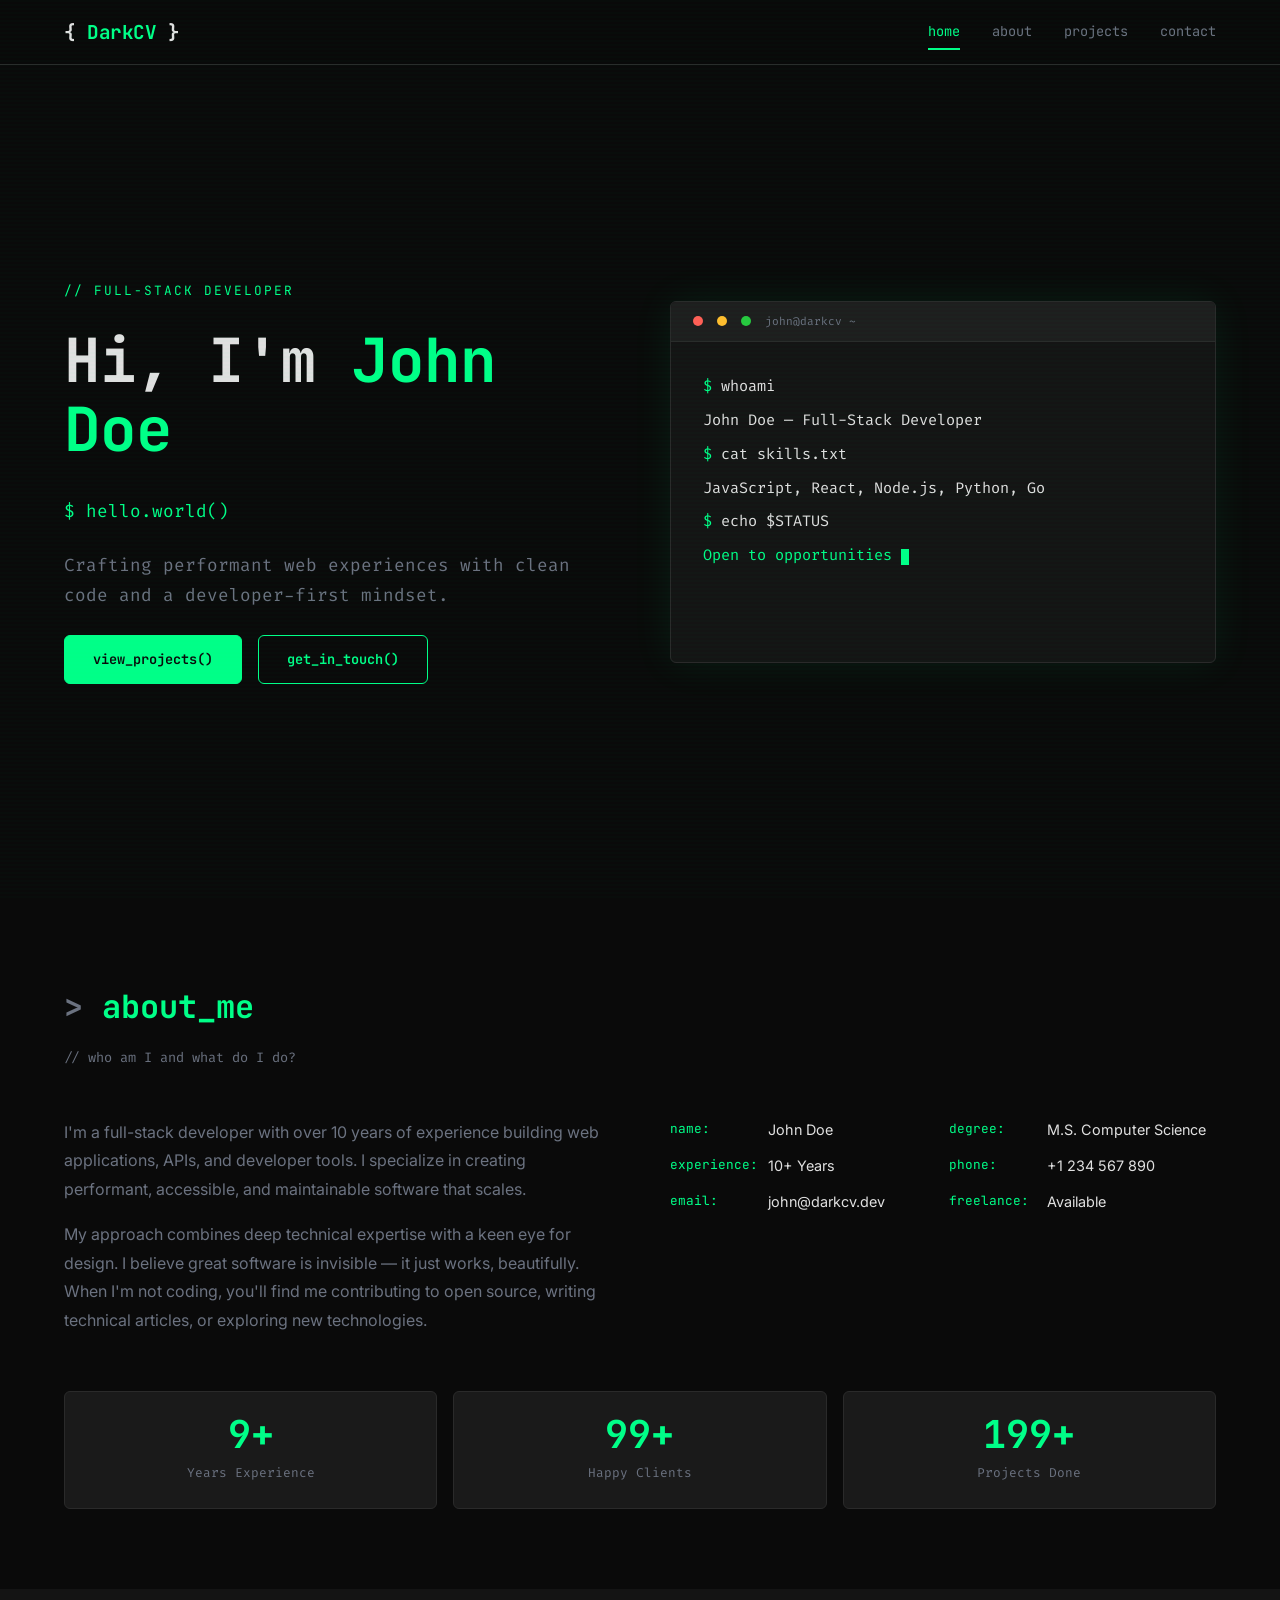
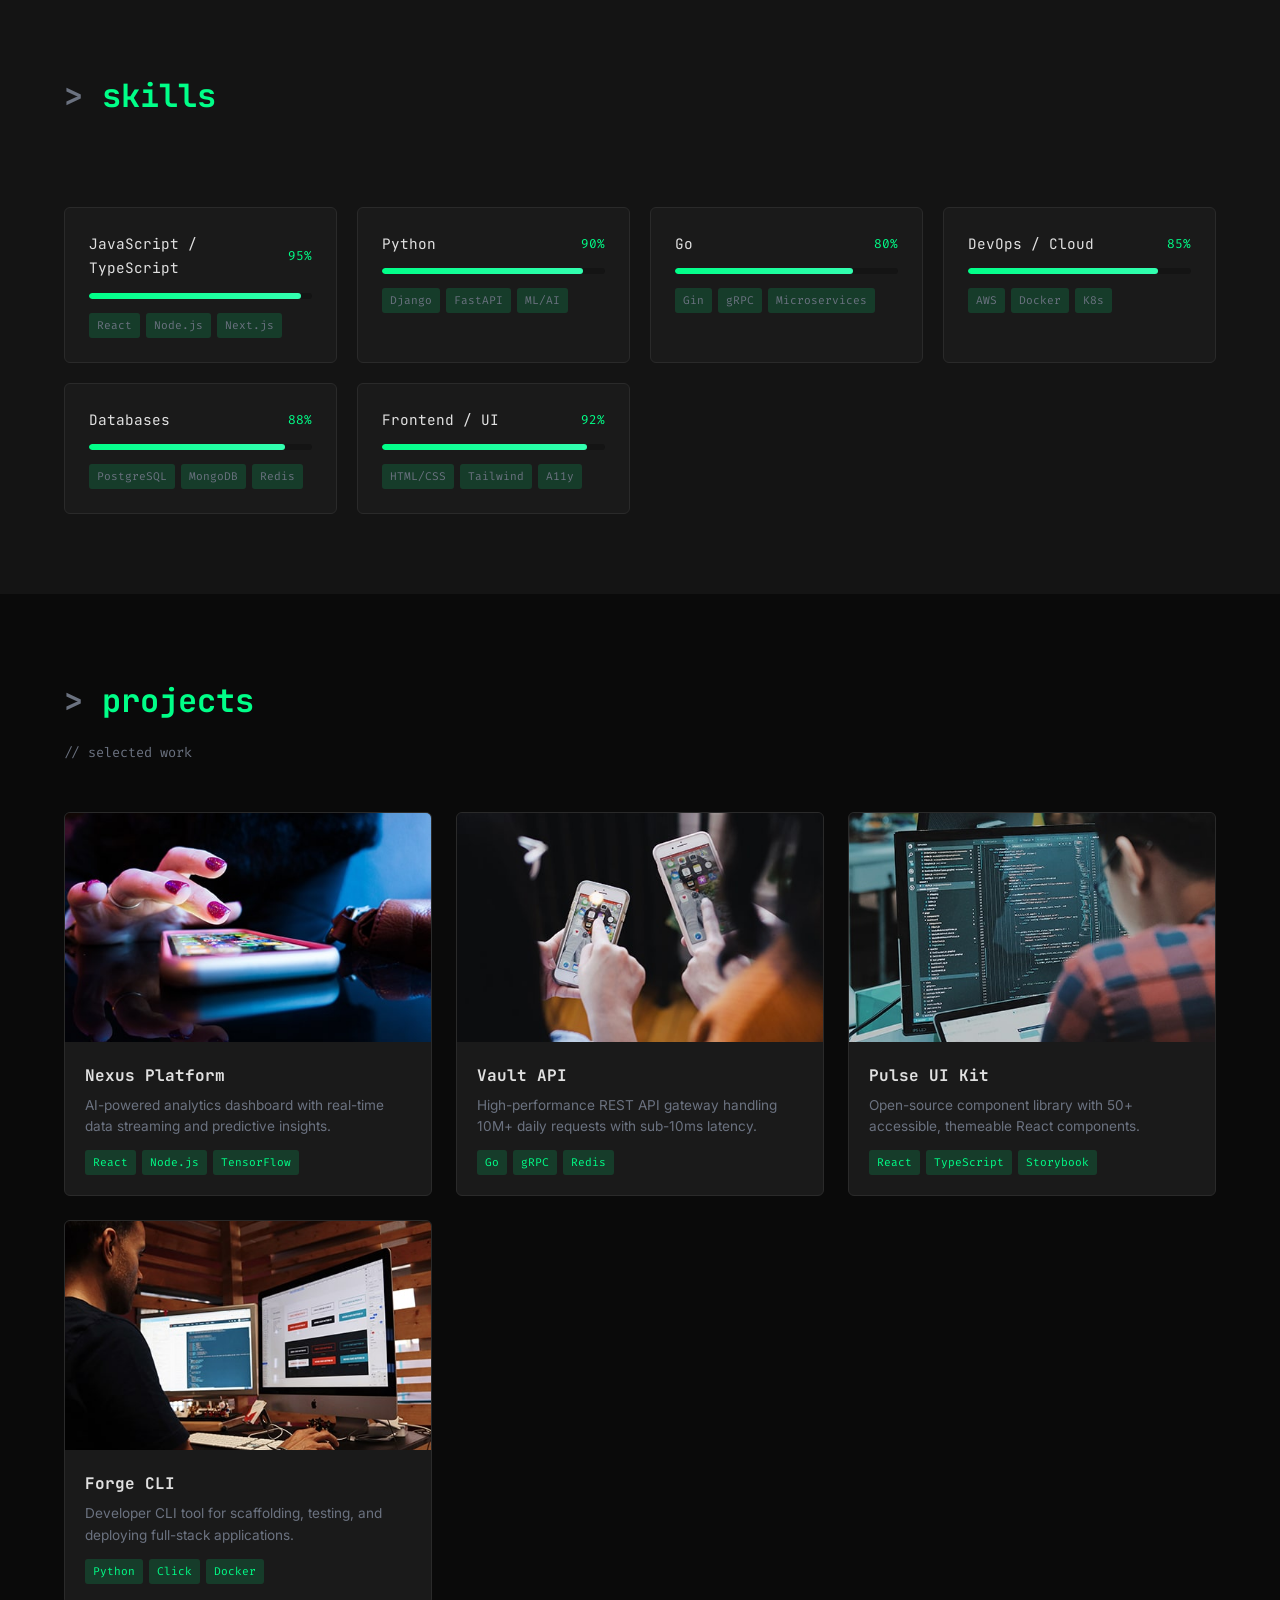
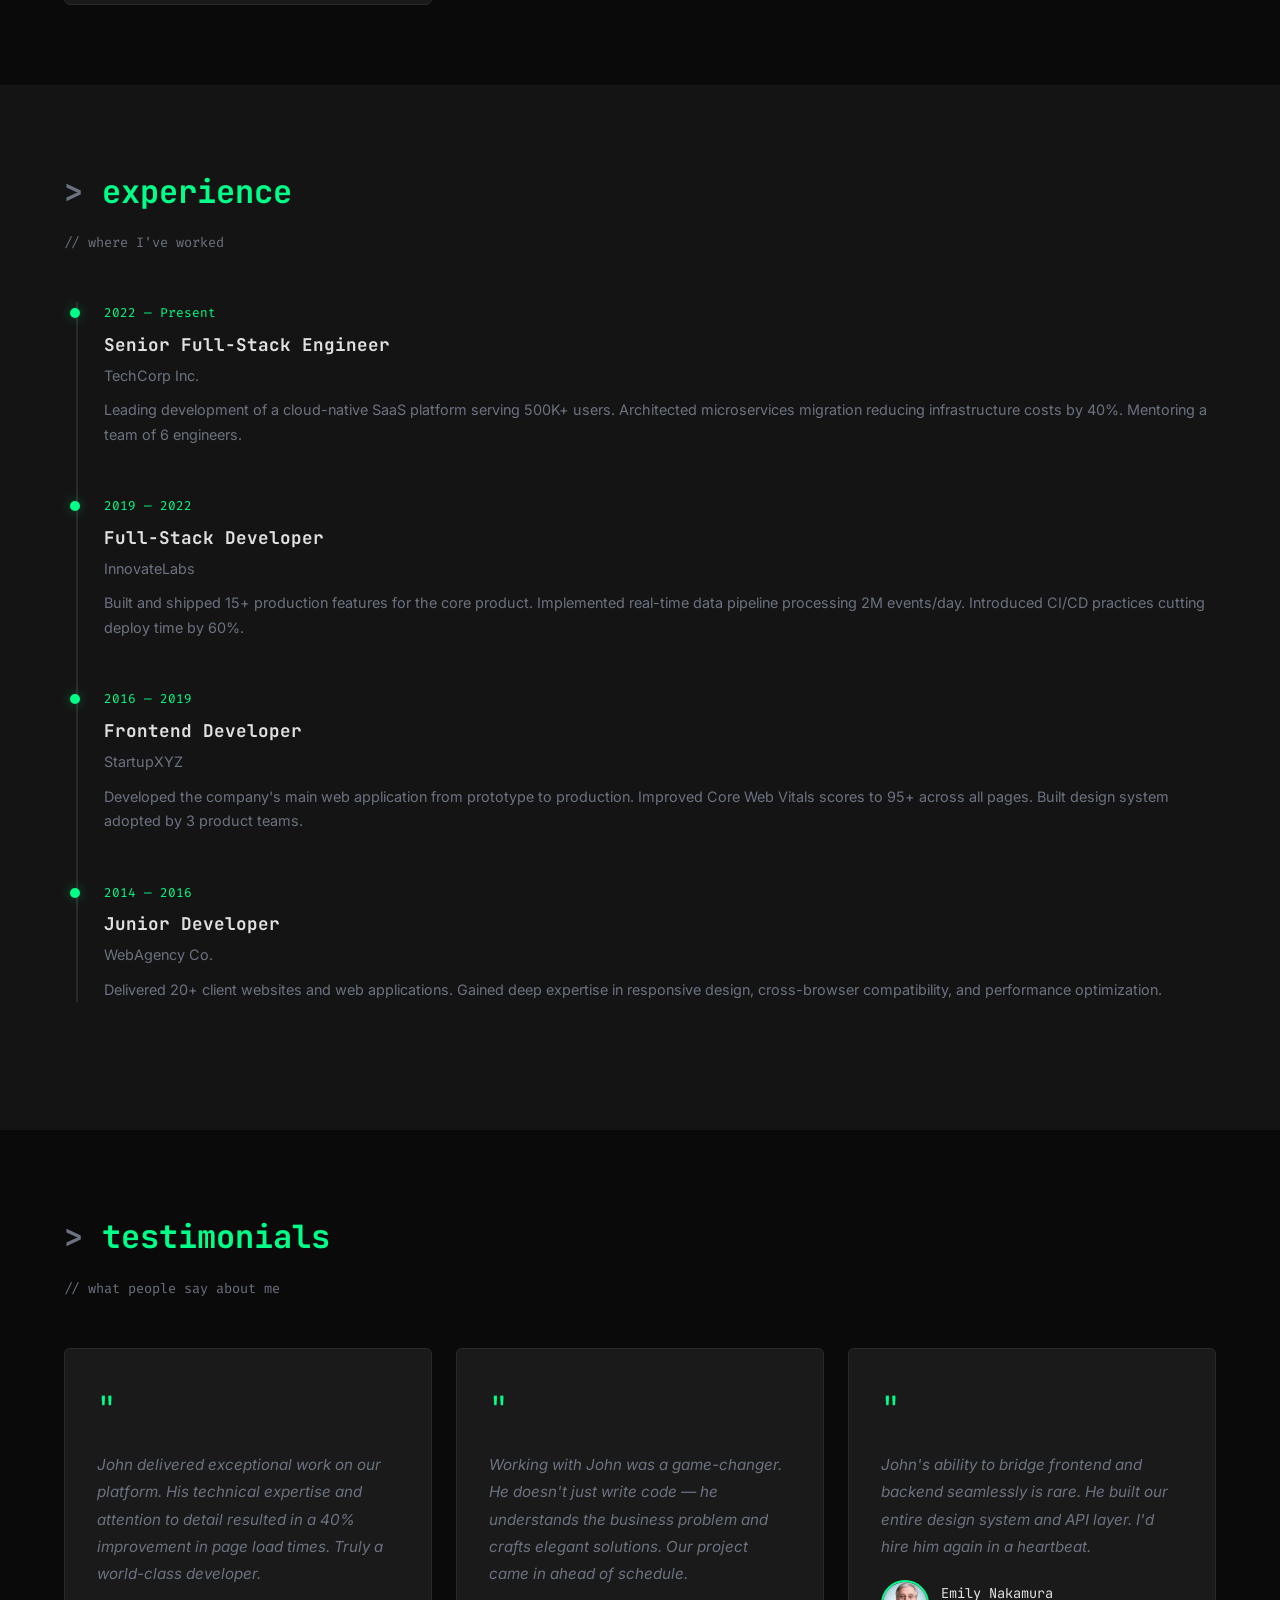
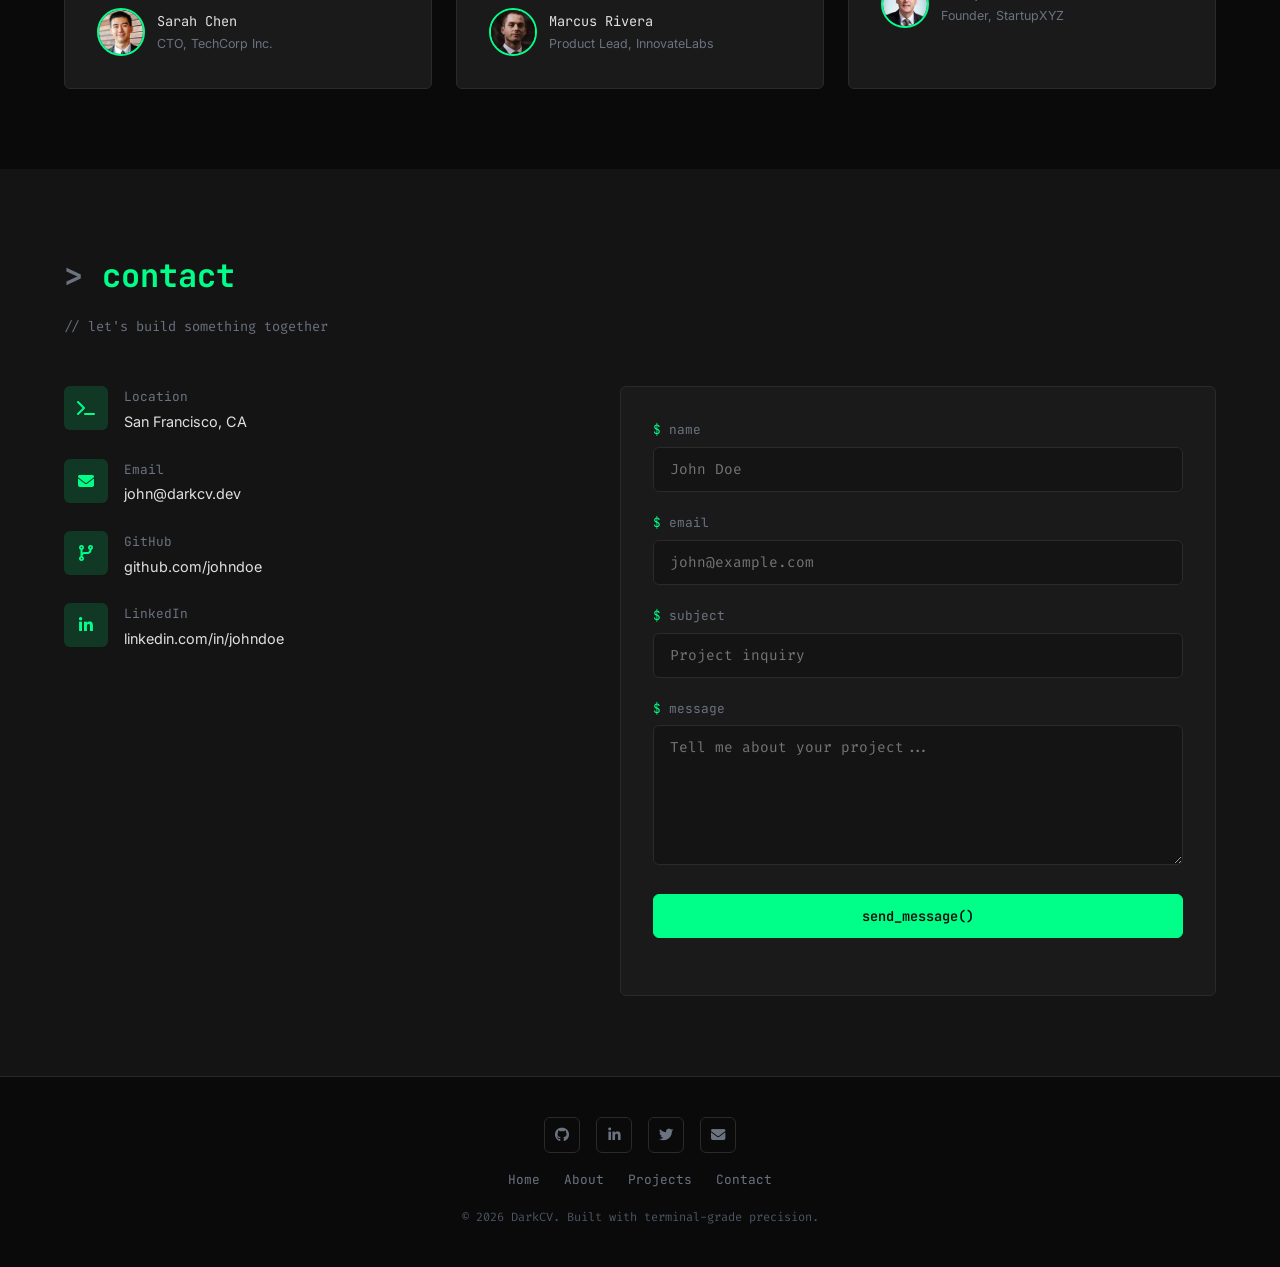
<file: index.html>
<!DOCTYPE html>
<html lang="en">
<head>
  <meta charset="UTF-8">
  <meta name="viewport" content="width=device-width, initial-scale=1.0">
  <title>DarkCV — Developer Portfolio</title>
  <meta name="description" content="DarkCV — A terminal-inspired developer portfolio. Built with pure HTML, CSS, and vanilla JavaScript.">
  <link rel="icon" href="data:image/svg+xml,<svg xmlns='http://www.w3.org/2000/svg' viewBox='0 0 100 100'><text y='.9em' font-size='90'>></text></svg>">
  <link rel="preconnect" href="https://fonts.googleapis.com">
  <link rel="preconnect" href="https://fonts.gstatic.com" crossorigin>
  <link href="https://fonts.googleapis.com/css2?family=Fira+Code:wght@400;500&family=Inter:wght@300;400;500;600&family=JetBrains+Mono:wght@400;500;700&display=swap" rel="stylesheet">
  <link rel="stylesheet" href="https://cdnjs.cloudflare.com/ajax/libs/font-awesome/6.5.1/css/all.min.css">
  <link rel="stylesheet" href="assets/css/base.css">
</head>
<body class="scanlines">

  <!-- Header -->
  <header class="site-header">
    <div class="container header-inner">
      <a href="index.html" class="logo"><span>{</span> DarkCV <span>}</span></a>
      <nav class="nav-links" id="navLinks">
        <a href="index.html" class="active">home</a>
        <a href="about.html">about</a>
        <a href="projects.html">projects</a>
        <a href="contact.html">contact</a>
      </nav>
      <div class="burger" id="burger" aria-label="Toggle navigation" role="button" tabindex="0">
        <span></span><span></span><span></span>
      </div>
    </div>
  </header>

  <!-- Hero -->
  <section class="hero" id="hero">
    <div class="container">
      <div class="hero-grid">
        <div class="hero-content">
          <span class="hero-label">// full-stack developer</span>
          <h1 class="hero-name">
            Hi, I'm <span class="highlight">John Doe</span>
          </h1>
          <div class="typing-wrapper" id="typingTarget"></div>
          <p class="hero-subtitle">Crafting performant web experiences with clean code and a developer-first mindset.</p>
          <div class="hero-actions">
            <a href="projects.html" class="btn btn-primary">view_projects()</a>
            <a href="contact.html" class="btn btn-outline">get_in_touch()</a>
          </div>
        </div>
        <div class="terminal-window reveal">
          <div class="terminal-bar">
            <span class="terminal-dot red"></span>
            <span class="terminal-dot yellow"></span>
            <span class="terminal-dot green"></span>
            <span>john@darkcv ~ </span>
          </div>
          <div class="terminal-body">
            <div class="terminal-line"><span class="prompt">$</span> <span class="cmd">whoami</span></div>
            <div class="terminal-line" style="color: var(--text-primary);">John Doe — Full-Stack Developer</div>
            <div class="terminal-line"><span class="prompt">$</span> <span class="cmd">cat skills.txt</span></div>
            <div class="terminal-line" style="color: var(--text-primary);">JavaScript, React, Node.js, Python, Go</div>
            <div class="terminal-line"><span class="prompt">$</span> <span class="cmd">echo $STATUS</span></div>
            <div class="terminal-line" style="color: var(--accent);">Open to opportunities <span class="cursor"></span></div>
          </div>
        </div>
      </div>
    </div>
  </section>

  <!-- About -->
  <section class="section" id="about">
    <div class="container">
      <h2 class="section-title reveal">about_me</h2>
      <p class="section-subtitle reveal">// who am I and what do I do?</p>
      <div class="about-grid">
        <div class="about-text reveal">
          <p>I'm a full-stack developer with over 10 years of experience building web applications, APIs, and developer tools. I specialize in creating performant, accessible, and maintainable software that scales.</p>
          <p>My approach combines deep technical expertise with a keen eye for design. I believe great software is invisible — it just works, beautifully. When I'm not coding, you'll find me contributing to open source, writing technical articles, or exploring new technologies.</p>
        </div>
        <div class="about-meta reveal">
          <div class="about-meta-item"><span class="label">name:</span><span class="value">John Doe</span></div>
          <div class="about-meta-item"><span class="label">degree:</span><span class="value">M.S. Computer Science</span></div>
          <div class="about-meta-item"><span class="label">experience:</span><span class="value">10+ Years</span></div>
          <div class="about-meta-item"><span class="label">phone:</span><span class="value">+1 234 567 890</span></div>
          <div class="about-meta-item"><span class="label">email:</span><span class="value">john@darkcv.dev</span></div>
          <div class="about-meta-item"><span class="label">freelance:</span><span class="value">Available</span></div>
        </div>
      </div>
      <div class="stats-row">
        <div class="stat-card reveal">
          <div class="stat-number" data-target="10">0</div>
          <div class="stat-label">Years Experience</div>
        </div>
        <div class="stat-card reveal">
          <div class="stat-number" data-target="100">0</div>
          <div class="stat-label">Happy Clients</div>
        </div>
        <div class="stat-card reveal">
          <div class="stat-number" data-target="200">0</div>
          <div class="stat-label">Projects Done</div>
        </div>
      </div>
    </div>
  </section>

  <!-- Skills -->
  <section class="section" id="skills" style="background: var(--bg-secondary);">
    <div class="container">
      <h2 class="section-title reveal">skills</h2>
      <p class="section-subtitle reveal">// my technical arsenal</p>
      <div class="skills-grid">
        <div class="skill-card reveal">
          <div class="skill-card-header">
            <span class="skill-name">JavaScript / TypeScript</span>
            <span class="skill-percent">95%</span>
          </div>
          <div class="skill-bar"><div class="skill-bar-fill" data-width="95"></div></div>
          <div class="skill-tags">
            <span class="skill-tag">React</span>
            <span class="skill-tag">Node.js</span>
            <span class="skill-tag">Next.js</span>
          </div>
        </div>
        <div class="skill-card reveal">
          <div class="skill-card-header">
            <span class="skill-name">Python</span>
            <span class="skill-percent">90%</span>
          </div>
          <div class="skill-bar"><div class="skill-bar-fill" data-width="90"></div></div>
          <div class="skill-tags">
            <span class="skill-tag">Django</span>
            <span class="skill-tag">FastAPI</span>
            <span class="skill-tag">ML/AI</span>
          </div>
        </div>
        <div class="skill-card reveal">
          <div class="skill-card-header">
            <span class="skill-name">Go</span>
            <span class="skill-percent">80%</span>
          </div>
          <div class="skill-bar"><div class="skill-bar-fill" data-width="80"></div></div>
          <div class="skill-tags">
            <span class="skill-tag">Gin</span>
            <span class="skill-tag">gRPC</span>
            <span class="skill-tag">Microservices</span>
          </div>
        </div>
        <div class="skill-card reveal">
          <div class="skill-card-header">
            <span class="skill-name">DevOps / Cloud</span>
            <span class="skill-percent">85%</span>
          </div>
          <div class="skill-bar"><div class="skill-bar-fill" data-width="85"></div></div>
          <div class="skill-tags">
            <span class="skill-tag">AWS</span>
            <span class="skill-tag">Docker</span>
            <span class="skill-tag">K8s</span>
          </div>
        </div>
        <div class="skill-card reveal">
          <div class="skill-card-header">
            <span class="skill-name">Databases</span>
            <span class="skill-percent">88%</span>
          </div>
          <div class="skill-bar"><div class="skill-bar-fill" data-width="88"></div></div>
          <div class="skill-tags">
            <span class="skill-tag">PostgreSQL</span>
            <span class="skill-tag">MongoDB</span>
            <span class="skill-tag">Redis</span>
          </div>
        </div>
        <div class="skill-card reveal">
          <div class="skill-card-header">
            <span class="skill-name">Frontend / UI</span>
            <span class="skill-percent">92%</span>
          </div>
          <div class="skill-bar"><div class="skill-bar-fill" data-width="92"></div></div>
          <div class="skill-tags">
            <span class="skill-tag">HTML/CSS</span>
            <span class="skill-tag">Tailwind</span>
            <span class="skill-tag">A11y</span>
          </div>
        </div>
      </div>
    </div>
  </section>

  <!-- Projects -->
  <section class="section" id="projects">
    <div class="container">
      <h2 class="section-title reveal">projects</h2>
      <p class="section-subtitle reveal">// selected work</p>
      <div class="projects-grid">
        <div class="project-card reveal">
          <div class="project-thumb">
            <img src="assets/img/portfolio-1.jpg" alt="Nexus Platform screenshot" loading="lazy">
            <div class="project-overlay">
              <div class="code-snippet">const nexus = new Platform({<br>&nbsp;&nbsp;ai: true,<br>&nbsp;&nbsp;scale: 'global'<br>});</div>
              <div class="links">
                <a href="#"><i class="fas fa-external-link-alt"></i> Live</a>
                <a href="#"><i class="fab fa-github"></i> Code</a>
              </div>
            </div>
          </div>
          <div class="project-info">
            <h3>Nexus Platform</h3>
            <p>AI-powered analytics dashboard with real-time data streaming and predictive insights.</p>
            <div class="project-tags">
              <span>React</span><span>Node.js</span><span>TensorFlow</span>
            </div>
          </div>
        </div>
        <div class="project-card reveal">
          <div class="project-thumb">
            <img src="assets/img/portfolio-2.jpg" alt="Vault API screenshot" loading="lazy">
            <div class="project-overlay">
              <div class="code-snippet">func main() {<br>&nbsp;&nbsp;api := vault.New()<br>&nbsp;&nbsp;api.Listen(":8080")<br>}</div>
              <div class="links">
                <a href="#"><i class="fas fa-external-link-alt"></i> Live</a>
                <a href="#"><i class="fab fa-github"></i> Code</a>
              </div>
            </div>
          </div>
          <div class="project-info">
            <h3>Vault API</h3>
            <p>High-performance REST API gateway handling 10M+ daily requests with sub-10ms latency.</p>
            <div class="project-tags">
              <span>Go</span><span>gRPC</span><span>Redis</span>
            </div>
          </div>
        </div>
        <div class="project-card reveal">
          <div class="project-thumb">
            <img src="assets/img/portfolio-3.jpg" alt="Pulse UI screenshot" loading="lazy">
            <div class="project-overlay">
              <div class="code-snippet">@Component<br>export class PulseUI {<br>&nbsp;&nbsp;theme: 'dark'<br>}</div>
              <div class="links">
                <a href="#"><i class="fas fa-external-link-alt"></i> Live</a>
                <a href="#"><i class="fab fa-github"></i> Code</a>
              </div>
            </div>
          </div>
          <div class="project-info">
            <h3>Pulse UI Kit</h3>
            <p>Open-source component library with 50+ accessible, themeable React components.</p>
            <div class="project-tags">
              <span>React</span><span>TypeScript</span><span>Storybook</span>
            </div>
          </div>
        </div>
        <div class="project-card reveal">
          <div class="project-thumb">
            <img src="assets/img/portfolio-4.jpg" alt="Forge CLI screenshot" loading="lazy">
            <div class="project-overlay">
              <div class="code-snippet">$ forge init my-app<br>$ forge deploy --prod<br>&#10003; Deployed to prod</div>
              <div class="links">
                <a href="#"><i class="fas fa-external-link-alt"></i> Live</a>
                <a href="#"><i class="fab fa-github"></i> Code</a>
              </div>
            </div>
          </div>
          <div class="project-info">
            <h3>Forge CLI</h3>
            <p>Developer CLI tool for scaffolding, testing, and deploying full-stack applications.</p>
            <div class="project-tags">
              <span>Python</span><span>Click</span><span>Docker</span>
            </div>
          </div>
        </div>
      </div>
    </div>
  </section>

  <!-- Experience -->
  <section class="section" id="experience" style="background: var(--bg-secondary);">
    <div class="container">
      <h2 class="section-title reveal">experience</h2>
      <p class="section-subtitle reveal">// where I've worked</p>
      <div class="timeline">
        <div class="timeline-item reveal">
          <div class="timeline-date">2022 — Present</div>
          <h3>Senior Full-Stack Engineer</h3>
          <div class="company">TechCorp Inc.</div>
          <p>Leading development of a cloud-native SaaS platform serving 500K+ users. Architected microservices migration reducing infrastructure costs by 40%. Mentoring a team of 6 engineers.</p>
        </div>
        <div class="timeline-item reveal">
          <div class="timeline-date">2019 — 2022</div>
          <h3>Full-Stack Developer</h3>
          <div class="company">InnovateLabs</div>
          <p>Built and shipped 15+ production features for the core product. Implemented real-time data pipeline processing 2M events/day. Introduced CI/CD practices cutting deploy time by 60%.</p>
        </div>
        <div class="timeline-item reveal">
          <div class="timeline-date">2016 — 2019</div>
          <h3>Frontend Developer</h3>
          <div class="company">StartupXYZ</div>
          <p>Developed the company's main web application from prototype to production. Improved Core Web Vitals scores to 95+ across all pages. Built design system adopted by 3 product teams.</p>
        </div>
        <div class="timeline-item reveal">
          <div class="timeline-date">2014 — 2016</div>
          <h3>Junior Developer</h3>
          <div class="company">WebAgency Co.</div>
          <p>Delivered 20+ client websites and web applications. Gained deep expertise in responsive design, cross-browser compatibility, and performance optimization.</p>
        </div>
      </div>
    </div>
  </section>

  <!-- Testimonials -->
  <section class="section" id="testimonials">
    <div class="container">
      <h2 class="section-title reveal">testimonials</h2>
      <p class="section-subtitle reveal">// what people say about me</p>
      <div class="testimonials-grid">
        <div class="testimonial-card reveal">
          <div class="quote-icon">"</div>
          <blockquote>John delivered exceptional work on our platform. His technical expertise and attention to detail resulted in a 40% improvement in page load times. Truly a world-class developer.</blockquote>
          <div class="testimonial-author">
            <img src="assets/img/testimonial-1.jpg" alt="Sarah Chen portrait" loading="lazy">
            <div>
              <div class="name">Sarah Chen</div>
              <div class="role">CTO, TechCorp Inc.</div>
            </div>
          </div>
        </div>
        <div class="testimonial-card reveal">
          <div class="quote-icon">"</div>
          <blockquote>Working with John was a game-changer. He doesn't just write code — he understands the business problem and crafts elegant solutions. Our project came in ahead of schedule.</blockquote>
          <div class="testimonial-author">
            <img src="assets/img/testimonial-2.jpg" alt="Marcus Rivera portrait" loading="lazy">
            <div>
              <div class="name">Marcus Rivera</div>
              <div class="role">Product Lead, InnovateLabs</div>
            </div>
          </div>
        </div>
        <div class="testimonial-card reveal">
          <div class="quote-icon">"</div>
          <blockquote>John's ability to bridge frontend and backend seamlessly is rare. He built our entire design system and API layer. I'd hire him again in a heartbeat.</blockquote>
          <div class="testimonial-author">
            <img src="assets/img/testimonial-3.jpg" alt="Emily Nakamura portrait" loading="lazy">
            <div>
              <div class="name">Emily Nakamura</div>
              <div class="role">Founder, StartupXYZ</div>
            </div>
          </div>
        </div>
      </div>
    </div>
  </section>

  <!-- Contact -->
  <section class="section" id="contact" style="background: var(--bg-secondary);">
    <div class="container">
      <h2 class="section-title reveal">contact</h2>
      <p class="section-subtitle reveal">// let's build something together</p>
      <div class="contact-grid">
        <div class="contact-info reveal">
          <div class="contact-item">
            <div class="contact-icon"><i class="fas fa-terminal"></i></div>
            <div>
              <div class="label">Location</div>
              <div class="value">San Francisco, CA</div>
            </div>
          </div>
          <div class="contact-item">
            <div class="contact-icon"><i class="fas fa-envelope"></i></div>
            <div>
              <div class="label">Email</div>
              <div class="value">john@darkcv.dev</div>
            </div>
          </div>
          <div class="contact-item">
            <div class="contact-icon"><i class="fas fa-code-branch"></i></div>
            <div>
              <div class="label">GitHub</div>
              <div class="value">github.com/johndoe</div>
            </div>
          </div>
          <div class="contact-item">
            <div class="contact-icon"><i class="fab fa-linkedin-in"></i></div>
            <div>
              <div class="label">LinkedIn</div>
              <div class="value">linkedin.com/in/johndoe</div>
            </div>
          </div>
        </div>
        <form class="contact-form reveal" id="contactForm">
          <div class="form-group">
            <label><span class="prompt-char">$</span> name</label>
            <input type="text" class="form-input" name="name" placeholder="John Doe" required>
          </div>
          <div class="form-group">
            <label><span class="prompt-char">$</span> email</label>
            <input type="email" class="form-input" name="email" placeholder="john@example.com" required>
          </div>
          <div class="form-group">
            <label><span class="prompt-char">$</span> subject</label>
            <input type="text" class="form-input" name="subject" placeholder="Project inquiry">
          </div>
          <div class="form-group">
            <label><span class="prompt-char">$</span> message</label>
            <textarea class="form-input" name="message" placeholder="Tell me about your project..." required></textarea>
          </div>
          <button type="submit" class="btn btn-primary" style="width: 100%; justify-content: center;">send_message()</button>
          <div class="form-status" id="formStatus"></div>
        </form>
      </div>
    </div>
  </section>

  <!-- Footer -->
  <footer class="site-footer">
    <div class="container">
      <div class="footer-socials">
        <a href="#" aria-label="GitHub"><i class="fab fa-github"></i></a>
        <a href="#" aria-label="LinkedIn"><i class="fab fa-linkedin-in"></i></a>
        <a href="#" aria-label="Twitter"><i class="fab fa-twitter"></i></a>
        <a href="#" aria-label="Email"><i class="fas fa-envelope"></i></a>
      </div>
      <div class="footer-links">
        <a href="index.html">Home</a>
        <a href="about.html">About</a>
        <a href="projects.html">Projects</a>
        <a href="contact.html">Contact</a>
      </div>
      <p class="footer-copy">&copy; <span id="year"></span> DarkCV. Built with terminal-grade precision.</p>
    </div>
  </footer>

  <a href="#hero" class="back-to-top" aria-label="Back to top"><i class="fas fa-arrow-up"></i></a>

  <script src="assets/js/main.js"></script>
</body>
</html>
</file>
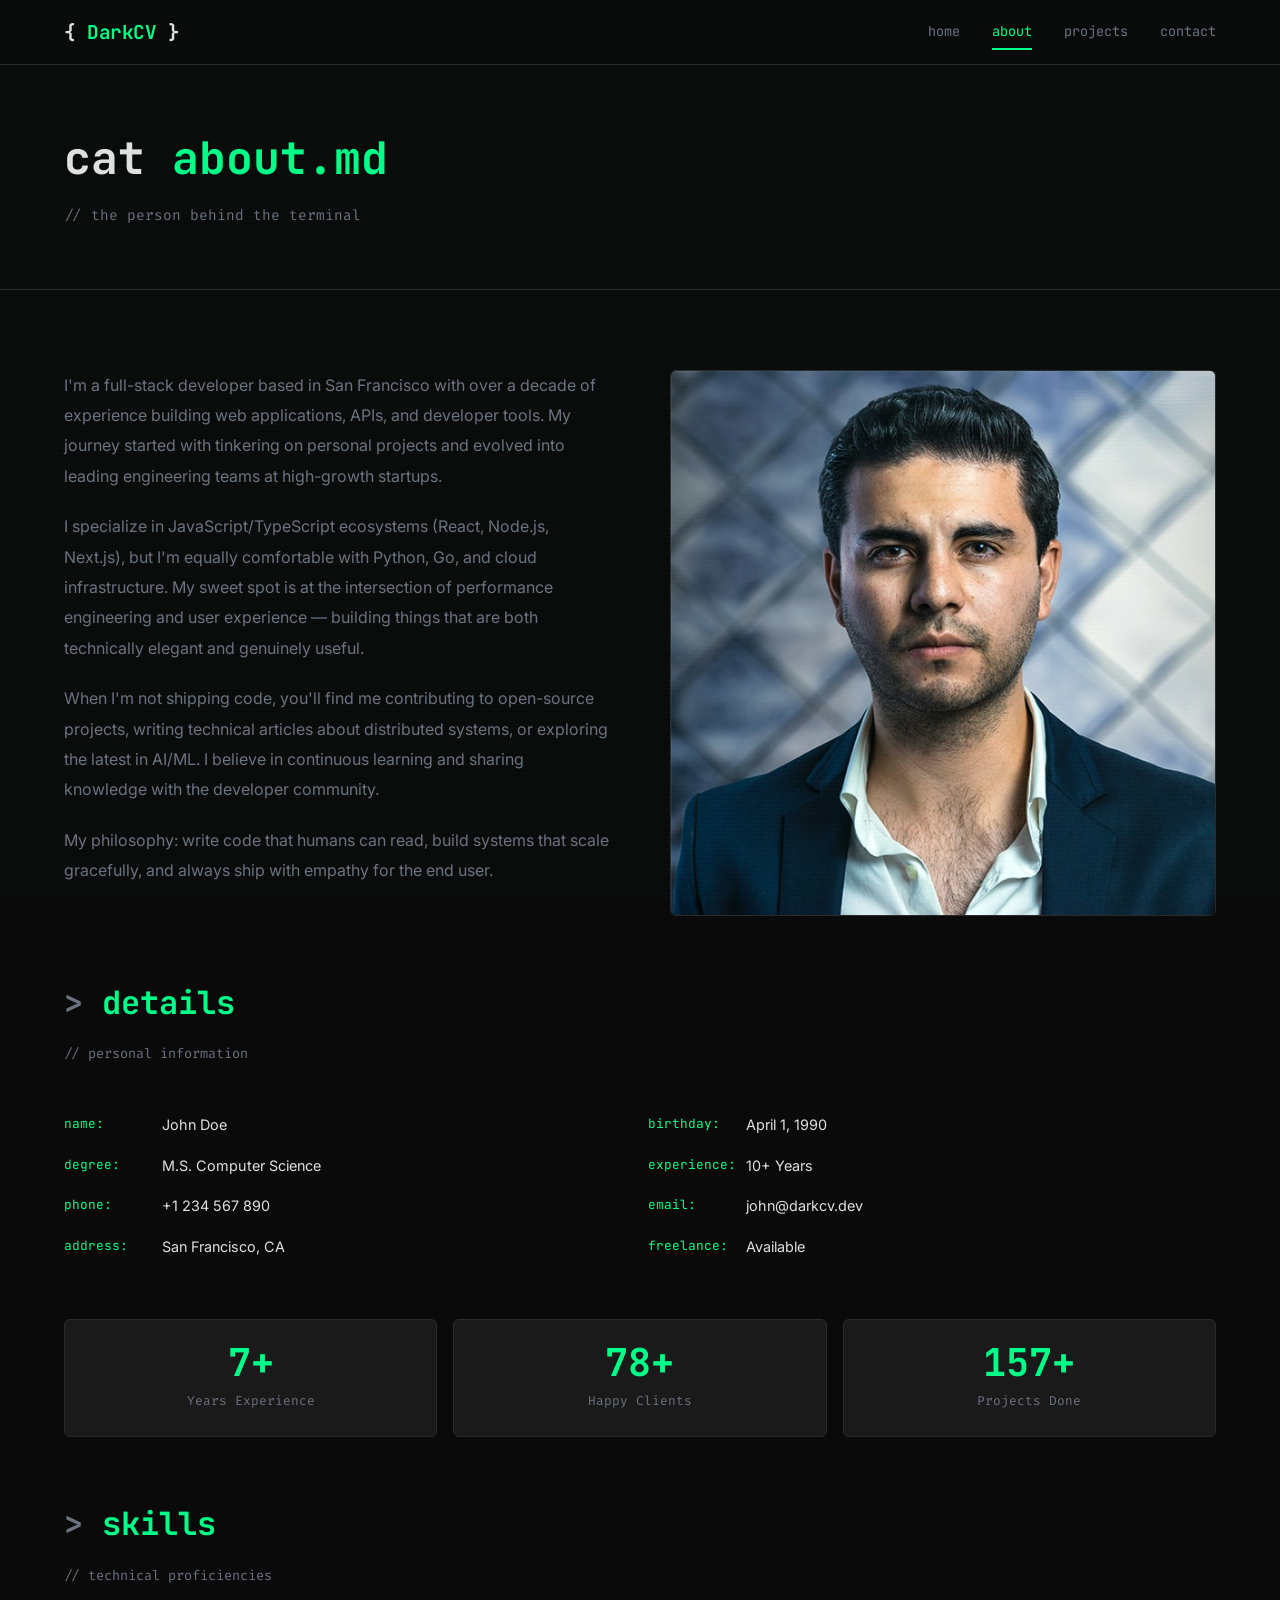
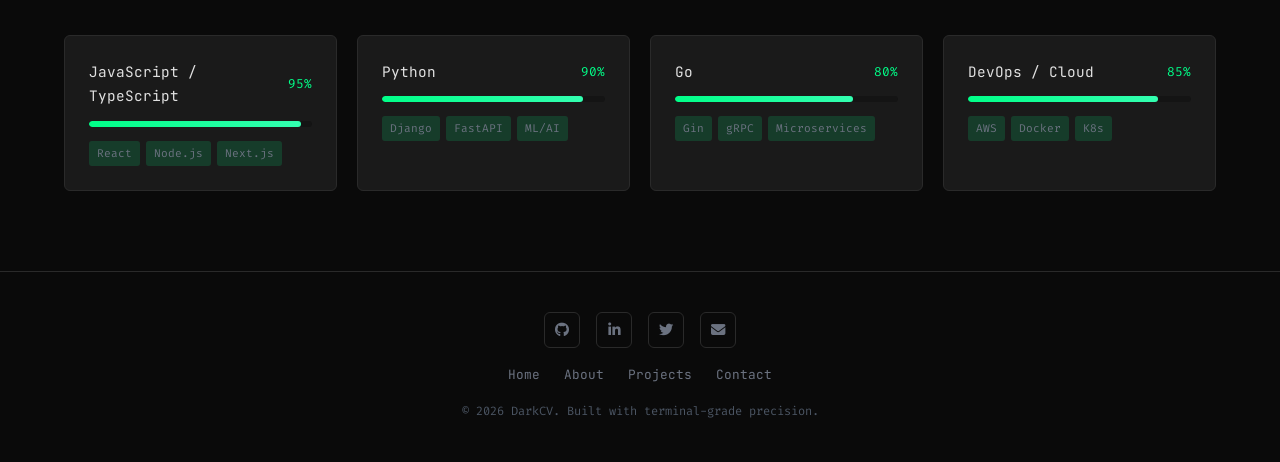
<file: about.html>
<!DOCTYPE html>
<html lang="en">
<head>
  <meta charset="UTF-8">
  <meta name="viewport" content="width=device-width, initial-scale=1.0">
  <title>About — DarkCV</title>
  <meta name="description" content="Learn more about John Doe — a full-stack developer with 10+ years of experience building performant web applications.">
  <link rel="icon" href="data:image/svg+xml,<svg xmlns='http://www.w3.org/2000/svg' viewBox='0 0 100 100'><text y='.9em' font-size='90'>></text></svg>">
  <link rel="preconnect" href="https://fonts.googleapis.com">
  <link rel="preconnect" href="https://fonts.gstatic.com" crossorigin>
  <link href="https://fonts.googleapis.com/css2?family=Fira+Code:wght@400;500&family=Inter:wght@300;400;500;600&family=JetBrains+Mono:wght@400;500;700&display=swap" rel="stylesheet">
  <link rel="stylesheet" href="https://cdnjs.cloudflare.com/ajax/libs/font-awesome/6.5.1/css/all.min.css">
  <link rel="stylesheet" href="assets/css/base.css">
</head>
<body class="scanlines">

  <!-- Header -->
  <header class="site-header">
    <div class="container header-inner">
      <a href="index.html" class="logo"><span>{</span> DarkCV <span>}</span></a>
      <nav class="nav-links" id="navLinks">
        <a href="index.html">home</a>
        <a href="about.html" class="active">about</a>
        <a href="projects.html">projects</a>
        <a href="contact.html">contact</a>
      </nav>
      <div class="burger" id="burger" aria-label="Toggle navigation" role="button" tabindex="0">
        <span></span><span></span><span></span>
      </div>
    </div>
  </header>

  <!-- Page Hero -->
  <section class="page-hero">
    <div class="container">
      <h1 class="reveal">cat <span style="color: var(--accent);">about.md</span></h1>
      <p class="reveal">// the person behind the terminal</p>
    </div>
  </section>

  <!-- About Content -->
  <section class="section">
    <div class="container">
      <div class="about-detail-grid">
        <div class="about-full-text reveal">
          <p>I'm a full-stack developer based in San Francisco with over a decade of experience building web applications, APIs, and developer tools. My journey started with tinkering on personal projects and evolved into leading engineering teams at high-growth startups.</p>
          <p>I specialize in JavaScript/TypeScript ecosystems (React, Node.js, Next.js), but I'm equally comfortable with Python, Go, and cloud infrastructure. My sweet spot is at the intersection of performance engineering and user experience — building things that are both technically elegant and genuinely useful.</p>
          <p>When I'm not shipping code, you'll find me contributing to open-source projects, writing technical articles about distributed systems, or exploring the latest in AI/ML. I believe in continuous learning and sharing knowledge with the developer community.</p>
          <p>My philosophy: write code that humans can read, build systems that scale gracefully, and always ship with empathy for the end user.</p>
        </div>
        <div class="about-image reveal">
          <img src="assets/img/profile.jpg" alt="John Doe — Full-Stack Developer" loading="lazy">
        </div>
      </div>

      <!-- Detailed Meta -->
      <div style="margin-top: 60px;">
        <h2 class="section-title reveal">details</h2>
        <p class="section-subtitle reveal">// personal information</p>
        <div class="about-meta-full reveal">
          <div class="about-meta-item"><span class="label">name:</span><span class="value">John Doe</span></div>
          <div class="about-meta-item"><span class="label">birthday:</span><span class="value">April 1, 1990</span></div>
          <div class="about-meta-item"><span class="label">degree:</span><span class="value">M.S. Computer Science</span></div>
          <div class="about-meta-item"><span class="label">experience:</span><span class="value">10+ Years</span></div>
          <div class="about-meta-item"><span class="label">phone:</span><span class="value">+1 234 567 890</span></div>
          <div class="about-meta-item"><span class="label">email:</span><span class="value">john@darkcv.dev</span></div>
          <div class="about-meta-item"><span class="label">address:</span><span class="value">San Francisco, CA</span></div>
          <div class="about-meta-item"><span class="label">freelance:</span><span class="value">Available</span></div>
        </div>
      </div>

      <!-- Stats -->
      <div class="stats-row" style="margin-top: 60px;">
        <div class="stat-card reveal">
          <div class="stat-number" data-target="10">0</div>
          <div class="stat-label">Years Experience</div>
        </div>
        <div class="stat-card reveal">
          <div class="stat-number" data-target="100">0</div>
          <div class="stat-label">Happy Clients</div>
        </div>
        <div class="stat-card reveal">
          <div class="stat-number" data-target="200">0</div>
          <div class="stat-label">Projects Done</div>
        </div>
      </div>

      <!-- Skills -->
      <div style="margin-top: 60px;">
        <h2 class="section-title reveal">skills</h2>
        <p class="section-subtitle reveal">// technical proficiencies</p>
        <div class="skills-grid">
          <div class="skill-card reveal">
            <div class="skill-card-header">
              <span class="skill-name">JavaScript / TypeScript</span>
              <span class="skill-percent">95%</span>
            </div>
            <div class="skill-bar"><div class="skill-bar-fill" data-width="95"></div></div>
            <div class="skill-tags">
              <span class="skill-tag">React</span><span class="skill-tag">Node.js</span><span class="skill-tag">Next.js</span>
            </div>
          </div>
          <div class="skill-card reveal">
            <div class="skill-card-header">
              <span class="skill-name">Python</span>
              <span class="skill-percent">90%</span>
            </div>
            <div class="skill-bar"><div class="skill-bar-fill" data-width="90"></div></div>
            <div class="skill-tags">
              <span class="skill-tag">Django</span><span class="skill-tag">FastAPI</span><span class="skill-tag">ML/AI</span>
            </div>
          </div>
          <div class="skill-card reveal">
            <div class="skill-card-header">
              <span class="skill-name">Go</span>
              <span class="skill-percent">80%</span>
            </div>
            <div class="skill-bar"><div class="skill-bar-fill" data-width="80"></div></div>
            <div class="skill-tags">
              <span class="skill-tag">Gin</span><span class="skill-tag">gRPC</span><span class="skill-tag">Microservices</span>
            </div>
          </div>
          <div class="skill-card reveal">
            <div class="skill-card-header">
              <span class="skill-name">DevOps / Cloud</span>
              <span class="skill-percent">85%</span>
            </div>
            <div class="skill-bar"><div class="skill-bar-fill" data-width="85"></div></div>
            <div class="skill-tags">
              <span class="skill-tag">AWS</span><span class="skill-tag">Docker</span><span class="skill-tag">K8s</span>
            </div>
          </div>
        </div>
      </div>
    </div>
  </section>

  <!-- Footer -->
  <footer class="site-footer">
    <div class="container">
      <div class="footer-socials">
        <a href="#" aria-label="GitHub"><i class="fab fa-github"></i></a>
        <a href="#" aria-label="LinkedIn"><i class="fab fa-linkedin-in"></i></a>
        <a href="#" aria-label="Twitter"><i class="fab fa-twitter"></i></a>
        <a href="#" aria-label="Email"><i class="fas fa-envelope"></i></a>
      </div>
      <div class="footer-links">
        <a href="index.html">Home</a>
        <a href="about.html">About</a>
        <a href="projects.html">Projects</a>
        <a href="contact.html">Contact</a>
      </div>
      <p class="footer-copy">&copy; <span id="year"></span> DarkCV. Built with terminal-grade precision.</p>
    </div>
  </footer>

  <a href="#hero" class="back-to-top" aria-label="Back to top"><i class="fas fa-arrow-up"></i></a>
  <script src="assets/js/main.js"></script>
</body>
</html>
</file>
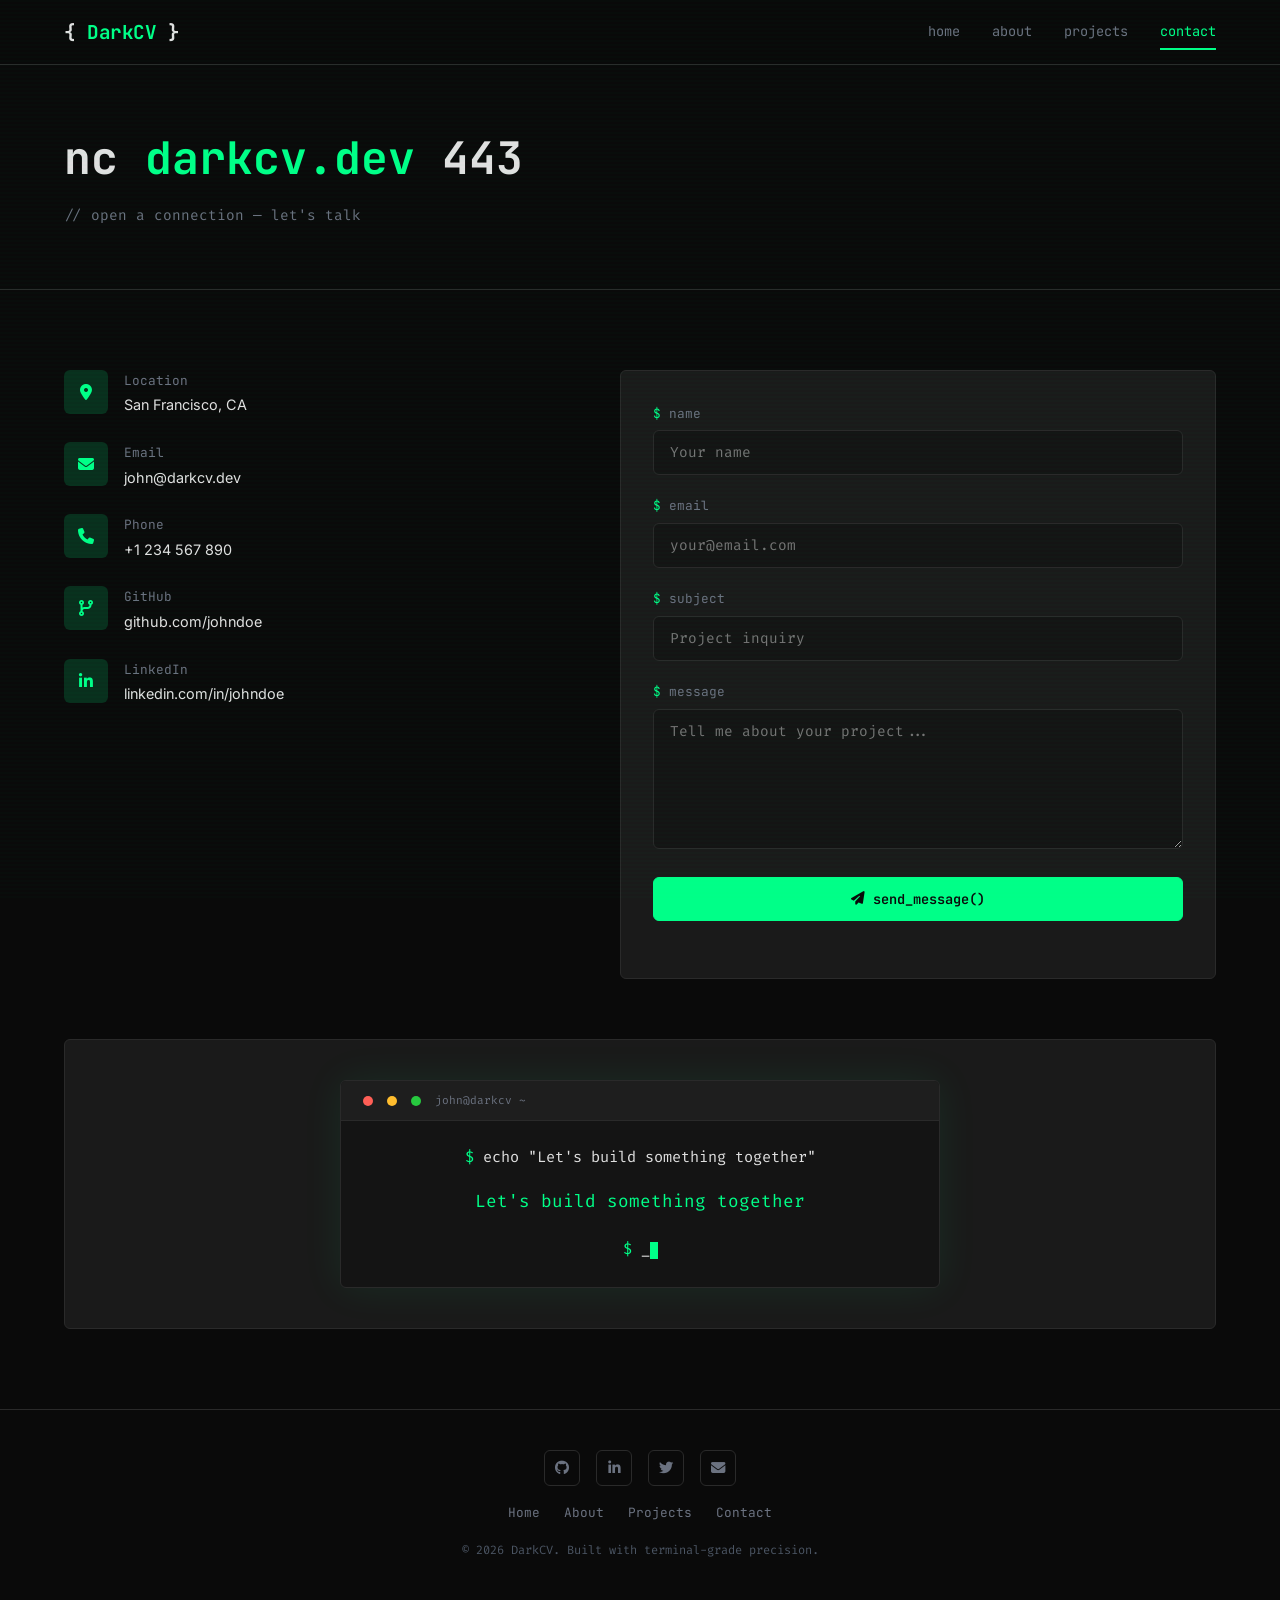
<file: contact.html>
<!DOCTYPE html>
<html lang="en">
<head>
  <meta charset="UTF-8">
  <meta name="viewport" content="width=device-width, initial-scale=1.0">
  <title>Contact — DarkCV</title>
  <meta name="description" content="Get in touch with John Doe — full-stack developer available for freelance projects and collaborations.">
  <link rel="icon" href="data:image/svg+xml,<svg xmlns='http://www.w3.org/2000/svg' viewBox='0 0 100 100'><text y='.9em' font-size='90'>></text></svg>">
  <link rel="preconnect" href="https://fonts.googleapis.com">
  <link rel="preconnect" href="https://fonts.gstatic.com" crossorigin>
  <link href="https://fonts.googleapis.com/css2?family=Fira+Code:wght@400;500&family=Inter:wght@300;400;500;600&family=JetBrains+Mono:wght@400;500;700&display=swap" rel="stylesheet">
  <link rel="stylesheet" href="https://cdnjs.cloudflare.com/ajax/libs/font-awesome/6.5.1/css/all.min.css">
  <link rel="stylesheet" href="assets/css/base.css">
</head>
<body class="scanlines">

  <!-- Header -->
  <header class="site-header">
    <div class="container header-inner">
      <a href="index.html" class="logo"><span>{</span> DarkCV <span>}</span></a>
      <nav class="nav-links" id="navLinks">
        <a href="index.html">home</a>
        <a href="about.html">about</a>
        <a href="projects.html">projects</a>
        <a href="contact.html" class="active">contact</a>
      </nav>
      <div class="burger" id="burger" aria-label="Toggle navigation" role="button" tabindex="0">
        <span></span><span></span><span></span>
      </div>
    </div>
  </header>

  <!-- Page Hero -->
  <section class="page-hero">
    <div class="container">
      <h1 class="reveal">nc <span style="color: var(--accent);">darkcv.dev</span> 443</h1>
      <p class="reveal">// open a connection — let's talk</p>
    </div>
  </section>

  <!-- Contact -->
  <section class="section">
    <div class="container">
      <div class="contact-grid">
        <div class="contact-info reveal">
          <div class="contact-item">
            <div class="contact-icon"><i class="fas fa-map-marker-alt"></i></div>
            <div>
              <div class="label">Location</div>
              <div class="value">San Francisco, CA</div>
            </div>
          </div>
          <div class="contact-item">
            <div class="contact-icon"><i class="fas fa-envelope"></i></div>
            <div>
              <div class="label">Email</div>
              <div class="value">john@darkcv.dev</div>
            </div>
          </div>
          <div class="contact-item">
            <div class="contact-icon"><i class="fas fa-phone"></i></div>
            <div>
              <div class="label">Phone</div>
              <div class="value">+1 234 567 890</div>
            </div>
          </div>
          <div class="contact-item">
            <div class="contact-icon"><i class="fas fa-code-branch"></i></div>
            <div>
              <div class="label">GitHub</div>
              <div class="value">github.com/johndoe</div>
            </div>
          </div>
          <div class="contact-item">
            <div class="contact-icon"><i class="fab fa-linkedin-in"></i></div>
            <div>
              <div class="label">LinkedIn</div>
              <div class="value">linkedin.com/in/johndoe</div>
            </div>
          </div>
        </div>

        <form class="contact-form reveal" id="contactForm">
          <div class="form-group">
            <label><span class="prompt-char">$</span> name</label>
            <input type="text" class="form-input" name="name" placeholder="Your name" required>
          </div>
          <div class="form-group">
            <label><span class="prompt-char">$</span> email</label>
            <input type="email" class="form-input" name="email" placeholder="your@email.com" required>
          </div>
          <div class="form-group">
            <label><span class="prompt-char">$</span> subject</label>
            <input type="text" class="form-input" name="subject" placeholder="Project inquiry">
          </div>
          <div class="form-group">
            <label><span class="prompt-char">$</span> message</label>
            <textarea class="form-input" name="message" placeholder="Tell me about your project..." required></textarea>
          </div>
          <button type="submit" class="btn btn-primary" style="width: 100%; justify-content: center;">
            <i class="fas fa-paper-plane"></i> send_message()
          </button>
          <div class="form-status" id="formStatus"></div>
        </form>
      </div>

      <!-- CTA -->
      <div class="cta-terminal reveal">
        <div class="terminal-window" style="max-width: 600px; margin: 0 auto;">
          <div class="terminal-bar">
            <span class="terminal-dot red"></span>
            <span class="terminal-dot yellow"></span>
            <span class="terminal-dot green"></span>
            <span>john@darkcv ~ </span>
          </div>
          <div class="terminal-body" style="min-height: auto; padding: 24px 32px;">
            <div class="terminal-line"><span class="prompt">$</span> <span class="cmd">echo "Let's build something together"</span></div>
            <div class="terminal-line" style="color: var(--accent); font-size: 1.1rem; margin-top: 8px;">Let's build something together</div>
            <div class="terminal-line" style="margin-top: 12px;"><span class="prompt">$</span> <span class="cmd">_</span><span class="cursor"></span></div>
          </div>
        </div>
      </div>
    </div>
  </section>

  <!-- Footer -->
  <footer class="site-footer">
    <div class="container">
      <div class="footer-socials">
        <a href="#" aria-label="GitHub"><i class="fab fa-github"></i></a>
        <a href="#" aria-label="LinkedIn"><i class="fab fa-linkedin-in"></i></a>
        <a href="#" aria-label="Twitter"><i class="fab fa-twitter"></i></a>
        <a href="#" aria-label="Email"><i class="fas fa-envelope"></i></a>
      </div>
      <div class="footer-links">
        <a href="index.html">Home</a>
        <a href="about.html">About</a>
        <a href="projects.html">Projects</a>
        <a href="contact.html">Contact</a>
      </div>
      <p class="footer-copy">&copy; <span id="year"></span> DarkCV. Built with terminal-grade precision.</p>
    </div>
  </footer>

  <a href="#hero" class="back-to-top" aria-label="Back to top"><i class="fas fa-arrow-up"></i></a>
  <script src="assets/js/main.js"></script>
</body>
</html>
</file>
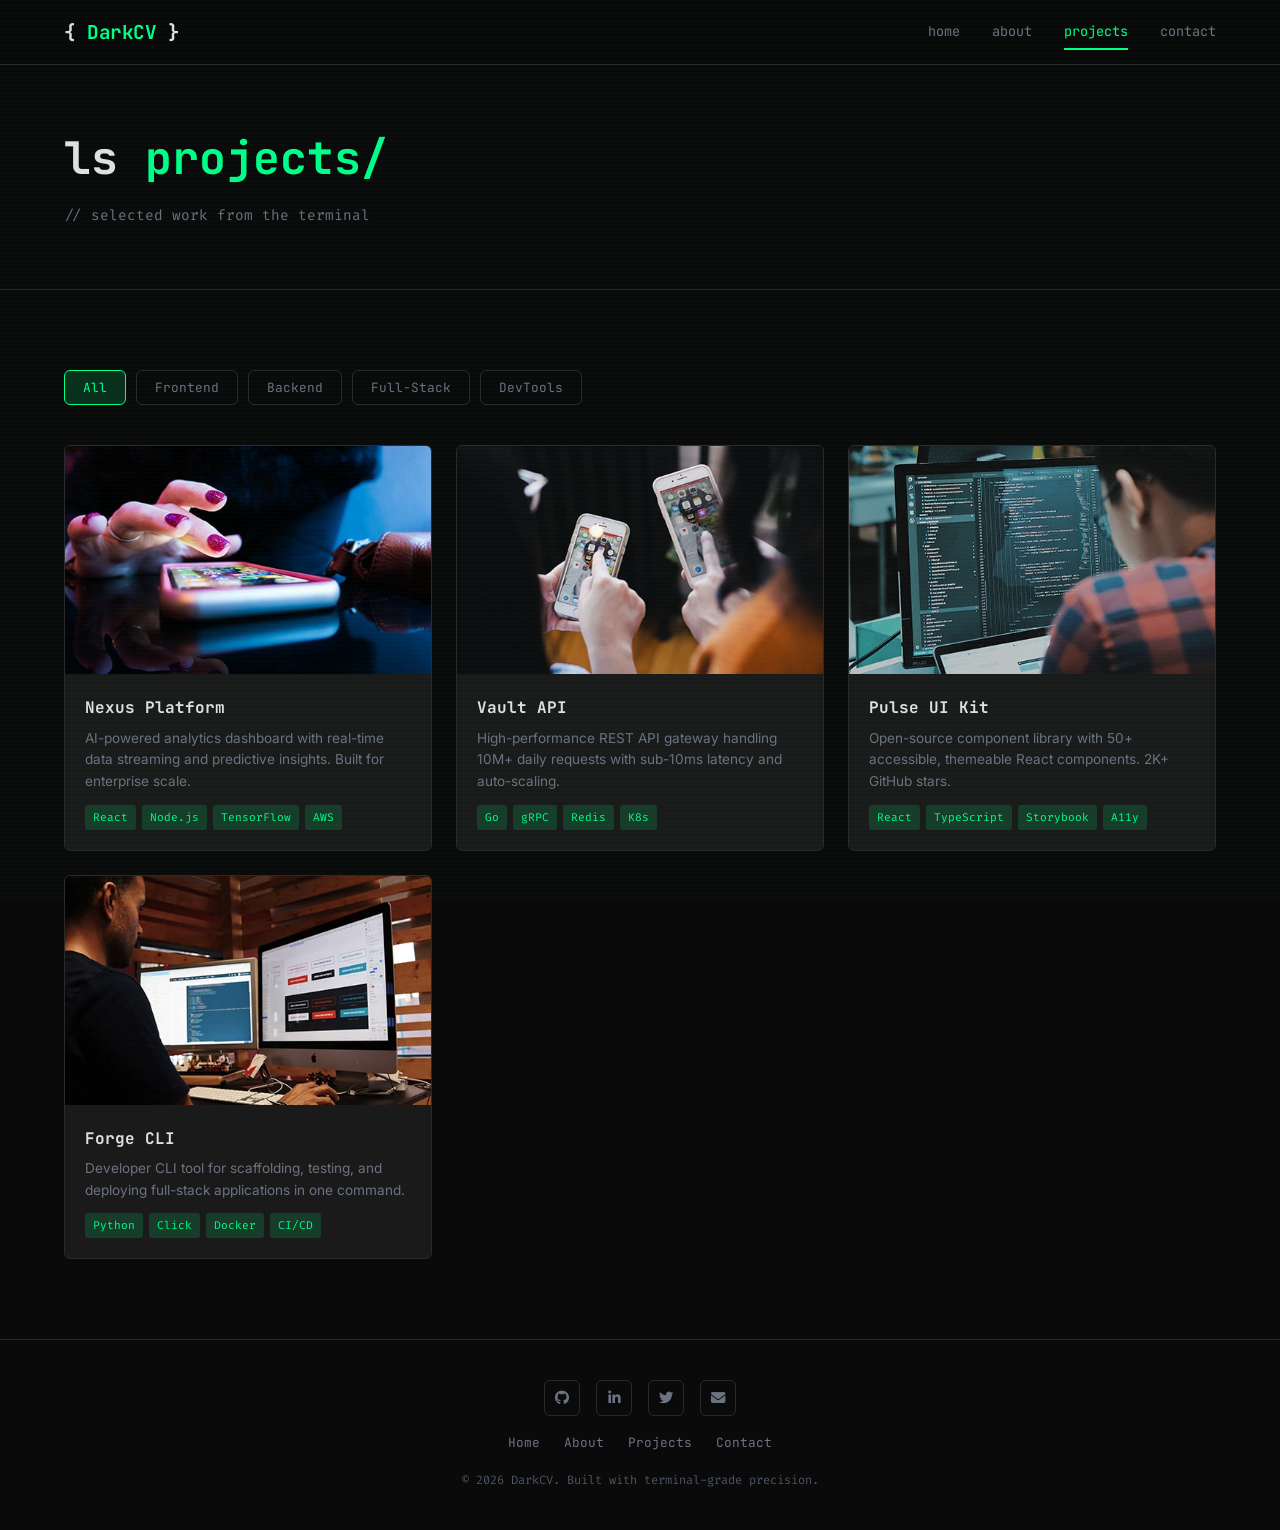
<file: projects.html>
<!DOCTYPE html>
<html lang="en">
<head>
  <meta charset="UTF-8">
  <meta name="viewport" content="width=device-width, initial-scale=1.0">
  <title>Projects — DarkCV</title>
  <meta name="description" content="Browse the project portfolio of John Doe — full-stack developer specializing in performant web applications and developer tools.">
  <link rel="icon" href="data:image/svg+xml,<svg xmlns='http://www.w3.org/2000/svg' viewBox='0 0 100 100'><text y='.9em' font-size='90'>></text></svg>">
  <link rel="preconnect" href="https://fonts.googleapis.com">
  <link rel="preconnect" href="https://fonts.gstatic.com" crossorigin>
  <link href="https://fonts.googleapis.com/css2?family=Fira+Code:wght@400;500&family=Inter:wght@300;400;500;600&family=JetBrains+Mono:wght@400;500;700&display=swap" rel="stylesheet">
  <link rel="stylesheet" href="https://cdnjs.cloudflare.com/ajax/libs/font-awesome/6.5.1/css/all.min.css">
  <link rel="stylesheet" href="assets/css/base.css">
</head>
<body class="scanlines">

  <!-- Header -->
  <header class="site-header">
    <div class="container header-inner">
      <a href="index.html" class="logo"><span>{</span> DarkCV <span>}</span></a>
      <nav class="nav-links" id="navLinks">
        <a href="index.html">home</a>
        <a href="about.html">about</a>
        <a href="projects.html" class="active">projects</a>
        <a href="contact.html">contact</a>
      </nav>
      <div class="burger" id="burger" aria-label="Toggle navigation" role="button" tabindex="0">
        <span></span><span></span><span></span>
      </div>
    </div>
  </header>

  <!-- Page Hero -->
  <section class="page-hero">
    <div class="container">
      <h1 class="reveal">ls <span style="color: var(--accent);">projects/</span></h1>
      <p class="reveal">// selected work from the terminal</p>
    </div>
  </section>

  <!-- Projects -->
  <section class="section">
    <div class="container">
      <!-- Filter Bar -->
      <div class="filter-bar reveal">
        <button class="filter-btn active" data-filter="all">All</button>
        <button class="filter-btn" data-filter="frontend">Frontend</button>
        <button class="filter-btn" data-filter="backend">Backend</button>
        <button class="filter-btn" data-filter="fullstack">Full-Stack</button>
        <button class="filter-btn" data-filter="devtools">DevTools</button>
      </div>

      <!-- Projects Grid -->
      <div class="projects-grid">
        <div class="project-card reveal" data-category="fullstack">
          <div class="project-thumb">
            <img src="assets/img/portfolio-1.jpg" alt="Nexus Platform screenshot" loading="lazy">
            <div class="project-overlay">
              <div class="code-snippet">const nexus = new Platform({<br>&nbsp;&nbsp;ai: true,<br>&nbsp;&nbsp;scale: 'global'<br>});</div>
              <div class="links">
                <a href="#"><i class="fas fa-external-link-alt"></i> Live</a>
                <a href="#"><i class="fab fa-github"></i> Code</a>
              </div>
            </div>
          </div>
          <div class="project-info">
            <h3>Nexus Platform</h3>
            <p>AI-powered analytics dashboard with real-time data streaming and predictive insights. Built for enterprise scale.</p>
            <div class="project-tags">
              <span>React</span><span>Node.js</span><span>TensorFlow</span><span>AWS</span>
            </div>
          </div>
        </div>

        <div class="project-card reveal" data-category="backend">
          <div class="project-thumb">
            <img src="assets/img/portfolio-2.jpg" alt="Vault API screenshot" loading="lazy">
            <div class="project-overlay">
              <div class="code-snippet">func main() {<br>&nbsp;&nbsp;api := vault.New()<br>&nbsp;&nbsp;api.Listen(":8080")<br>}</div>
              <div class="links">
                <a href="#"><i class="fas fa-external-link-alt"></i> Live</a>
                <a href="#"><i class="fab fa-github"></i> Code</a>
              </div>
            </div>
          </div>
          <div class="project-info">
            <h3>Vault API</h3>
            <p>High-performance REST API gateway handling 10M+ daily requests with sub-10ms latency and auto-scaling.</p>
            <div class="project-tags">
              <span>Go</span><span>gRPC</span><span>Redis</span><span>K8s</span>
            </div>
          </div>
        </div>

        <div class="project-card reveal" data-category="frontend">
          <div class="project-thumb">
            <img src="assets/img/portfolio-3.jpg" alt="Pulse UI screenshot" loading="lazy">
            <div class="project-overlay">
              <div class="code-snippet">@Component<br>export class PulseUI {<br>&nbsp;&nbsp;theme: 'dark'<br>}</div>
              <div class="links">
                <a href="#"><i class="fas fa-external-link-alt"></i> Live</a>
                <a href="#"><i class="fab fa-github"></i> Code</a>
              </div>
            </div>
          </div>
          <div class="project-info">
            <h3>Pulse UI Kit</h3>
            <p>Open-source component library with 50+ accessible, themeable React components. 2K+ GitHub stars.</p>
            <div class="project-tags">
              <span>React</span><span>TypeScript</span><span>Storybook</span><span>A11y</span>
            </div>
          </div>
        </div>

        <div class="project-card reveal" data-category="devtools">
          <div class="project-thumb">
            <img src="assets/img/portfolio-4.jpg" alt="Forge CLI screenshot" loading="lazy">
            <div class="project-overlay">
              <div class="code-snippet">$ forge init my-app<br>$ forge deploy --prod<br>&#10003; Deployed to prod</div>
              <div class="links">
                <a href="#"><i class="fas fa-external-link-alt"></i> Docs</a>
                <a href="#"><i class="fab fa-github"></i> Code</a>
              </div>
            </div>
          </div>
          <div class="project-info">
            <h3>Forge CLI</h3>
            <p>Developer CLI tool for scaffolding, testing, and deploying full-stack applications in one command.</p>
            <div class="project-tags">
              <span>Python</span><span>Click</span><span>Docker</span><span>CI/CD</span>
            </div>
          </div>
        </div>
      </div>
    </div>
  </section>

  <!-- Footer -->
  <footer class="site-footer">
    <div class="container">
      <div class="footer-socials">
        <a href="#" aria-label="GitHub"><i class="fab fa-github"></i></a>
        <a href="#" aria-label="LinkedIn"><i class="fab fa-linkedin-in"></i></a>
        <a href="#" aria-label="Twitter"><i class="fab fa-twitter"></i></a>
        <a href="#" aria-label="Email"><i class="fas fa-envelope"></i></a>
      </div>
      <div class="footer-links">
        <a href="index.html">Home</a>
        <a href="about.html">About</a>
        <a href="projects.html">Projects</a>
        <a href="contact.html">Contact</a>
      </div>
      <p class="footer-copy">&copy; <span id="year"></span> DarkCV. Built with terminal-grade precision.</p>
    </div>
  </footer>

  <a href="#hero" class="back-to-top" aria-label="Back to top"><i class="fas fa-arrow-up"></i></a>
  <script src="assets/js/main.js"></script>
</body>
</html>
</file>
<file: assets/css/base.css>
/* ============================================================
   DarkCV — Terminal Developer Portfolio
   ============================================================ */

/* ---------- Palette Tokens ---------- */
:root {
  --bg-primary: #0A0A0A;
  --bg-secondary: #141414;
  --bg-card: #1A1A1A;
  --bg-card-hover: #222;
  --accent: #00FF88;
  --accent-dim: rgba(0, 255, 136, 0.15);
  --accent-glow: rgba(0, 255, 136, 0.35);
  --text-primary: #E0E0E0;
  --text-secondary: #6B7280;
  --text-muted: #4B5563;
  --border: #2A2A2A;
  --border-accent: #00FF8833;
  --danger: #FF4444;
  --warning: #FFAA00;
  --info: #38BDF8;
  --font-display: 'JetBrains Mono', monospace;
  --font-body: 'Inter', sans-serif;
  --font-code: 'Fira Code', monospace;
  --radius: 6px;
  --transition: 0.3s cubic-bezier(0.4, 0, 0.2, 1);
  --max-width: 1200px;
  --scanline: repeating-linear-gradient(
    0deg,
    transparent,
    transparent 2px,
    rgba(0, 255, 136, 0.03) 2px,
    rgba(0, 255, 136, 0.03) 4px
  );
}

/* ---------- Reset ---------- */
*, *::before, *::after { box-sizing: border-box; margin: 0; padding: 0; }
html { scroll-behavior: smooth; -webkit-font-smoothing: antialiased; }
body {
  font-family: var(--font-body);
  background: var(--bg-primary);
  color: var(--text-primary);
  line-height: 1.7;
  overflow-x: hidden;
}
a { color: var(--accent); text-decoration: none; transition: color var(--transition); }
a:hover { color: #33FFB0; }
img { max-width: 100%; display: block; }
ul { list-style: none; }

/* ---------- Utility ---------- */
.container { width: 90%; max-width: var(--max-width); margin: 0 auto; }
.section { padding: 80px 0; }
.section-title {
  font-family: var(--font-display);
  font-size: clamp(1.6rem, 3vw, 2rem);
  color: var(--accent);
  margin-bottom: 12px;
  position: relative;
  display: inline-block;
}
.section-title::before { content: '> '; color: var(--text-secondary); }
.section-subtitle {
  font-family: var(--font-code);
  font-size: 0.85rem;
  color: var(--text-secondary);
  margin-bottom: 48px;
}
.glow-text { text-shadow: 0 0 20px var(--accent-glow); }
.sr-only {
  position: absolute; width: 1px; height: 1px; padding: 0; margin: -1px;
  overflow: hidden; clip: rect(0,0,0,0); border: 0;
}

/* ---------- Reveal (fade-up on scroll) ---------- */
.reveal {
  opacity: 0;
  transform: translateY(30px);
  transition: opacity 0.7s ease, transform 0.7s ease;
}
.reveal.visible {
  opacity: 1;
  transform: translateY(0);
}

/* ---------- Scan-line overlay ---------- */
.scanlines::after {
  content: '';
  position: fixed;
  inset: 0;
  background: var(--scanline);
  pointer-events: none;
  z-index: 9999;
  opacity: 0.5;
}

/* ---------- Header / Nav ---------- */
.site-header {
  position: fixed;
  top: 0;
  left: 0;
  width: 100%;
  z-index: 1000;
  background: rgba(10, 10, 10, 0.92);
  backdrop-filter: blur(12px);
  border-bottom: 1px solid var(--border);
  transition: background var(--transition);
}
.header-inner {
  display: flex;
  align-items: center;
  justify-content: space-between;
  height: 64px;
}
.logo {
  font-family: var(--font-display);
  font-size: 1.2rem;
  font-weight: 700;
  color: var(--accent);
  letter-spacing: -0.5px;
}
.logo span { color: var(--text-primary); }
.nav-links { display: flex; gap: 32px; }
.nav-links a {
  font-family: var(--font-display);
  font-size: 0.85rem;
  color: var(--text-secondary);
  position: relative;
  padding: 4px 0;
}
.nav-links a::after {
  content: '';
  position: absolute;
  bottom: -2px;
  left: 0;
  width: 0;
  height: 2px;
  background: var(--accent);
  transition: width var(--transition);
}
.nav-links a:hover,
.nav-links a.active {
  color: var(--accent);
}
.nav-links a:hover::after,
.nav-links a.active::after {
  width: 100%;
}
/* Burger */
.burger { display: none; cursor: pointer; flex-direction: column; gap: 5px; }
.burger span {
  display: block; width: 24px; height: 2px;
  background: var(--text-primary);
  transition: var(--transition);
}
.burger.open span:nth-child(1) { transform: rotate(45deg) translate(5px, 5px); }
.burger.open span:nth-child(2) { opacity: 0; }
.burger.open span:nth-child(3) { transform: rotate(-45deg) translate(5px, -5px); }

/* Mobile nav */
@media (max-width: 768px) {
  .burger { display: flex; }
  .nav-links {
    position: fixed;
    top: 64px;
    left: 0;
    width: 100%;
    flex-direction: column;
    background: var(--bg-secondary);
    border-bottom: 1px solid var(--border);
    padding: 24px;
    gap: 16px;
    transform: translateY(-100%);
    opacity: 0;
    pointer-events: none;
    transition: var(--transition);
  }
  .nav-links.open {
    transform: translateY(0);
    opacity: 1;
    pointer-events: all;
  }
}

/* ---------- Hero (Terminal) ---------- */
.hero {
  min-height: 100vh;
  display: flex;
  align-items: center;
  position: relative;
  padding-top: 64px;
}
.hero-grid {
  display: grid;
  grid-template-columns: 1fr 1fr;
  gap: 60px;
  align-items: center;
}
@media (max-width: 768px) {
  .hero-grid { grid-template-columns: 1fr; text-align: center; }
}
.terminal-window {
  background: var(--bg-secondary);
  border: 1px solid var(--border);
  border-radius: var(--radius);
  overflow: hidden;
  box-shadow: 0 0 40px rgba(0,255,136,0.08);
}
.terminal-bar {
  display: flex;
  align-items: center;
  gap: 6px;
  padding: 10px 14px;
  background: #1E1E1E;
  border-bottom: 1px solid var(--border);
}
.terminal-dot {
  width: 10px; height: 10px; border-radius: 50%;
}
.terminal-dot.red { background: #FF5F56; }
.terminal-dot.yellow { background: #FFBD2E; }
.terminal-dot.green { background: #27C93F; }
.terminal-bar span {
  font-family: var(--font-code);
  font-size: 0.7rem;
  color: var(--text-secondary);
  margin-left: 8px;
}
.terminal-body {
  padding: 32px;
  font-family: var(--font-code);
  font-size: 0.95rem;
  min-height: 320px;
  display: flex;
  flex-direction: column;
  gap: 8px;
}
.terminal-line { color: var(--text-secondary); }
.terminal-line .prompt { color: var(--accent); }
.terminal-line .cmd { color: var(--text-primary); }
.cursor {
  display: inline-block;
  width: 8px;
  height: 1.1em;
  background: var(--accent);
  vertical-align: text-bottom;
  animation: blink 1s step-end infinite;
}
@keyframes blink {
  50% { opacity: 0; }
}
.hero-content { display: flex; flex-direction: column; gap: 24px; }
.hero-label {
  font-family: var(--font-display);
  font-size: 0.8rem;
  color: var(--accent);
  letter-spacing: 2px;
  text-transform: uppercase;
}
.hero-name {
  font-family: var(--font-display);
  font-size: clamp(2.4rem, 5vw, 3.8rem);
  font-weight: 700;
  line-height: 1.15;
}
.hero-name .highlight { color: var(--accent); }
.hero-subtitle {
  font-family: var(--font-code);
  font-size: 1.1rem;
  color: var(--text-secondary);
}
.typing-wrapper {
  font-family: var(--font-code);
  font-size: 1.1rem;
  color: var(--accent);
  margin-top: 8px;
  min-height: 1.5em;
}
.hero-actions { display: flex; gap: 16px; flex-wrap: wrap; }
@media (max-width: 768px) {
  .hero-actions { justify-content: center; }
}
.profile-frame {
  width: 260px;
  height: 260px;
  border-radius: 50%;
  border: 3px solid var(--accent);
  overflow: hidden;
  box-shadow: 0 0 30px var(--accent-glow), 0 0 60px var(--accent-dim);
  margin: 0 auto;
}
.profile-frame img {
  width: 100%;
  height: 100%;
  object-fit: cover;
}

/* ---------- Buttons ---------- */
.btn {
  display: inline-flex;
  align-items: center;
  gap: 8px;
  padding: 12px 28px;
  border-radius: var(--radius);
  font-family: var(--font-display);
  font-size: 0.85rem;
  font-weight: 600;
  cursor: pointer;
  border: 1px solid transparent;
  transition: var(--transition);
  text-decoration: none;
}
.btn-primary {
  background: var(--accent);
  color: var(--bg-primary);
  border-color: var(--accent);
}
.btn-primary:hover {
  background: transparent;
  color: var(--accent);
  box-shadow: 0 0 20px var(--accent-glow);
}
.btn-outline {
  background: transparent;
  color: var(--accent);
  border-color: var(--accent);
}
.btn-outline:hover {
  background: var(--accent);
  color: var(--bg-primary);
}
.btn-ghost {
  background: transparent;
  color: var(--text-secondary);
  border-color: var(--border);
}
.btn-ghost:hover {
  border-color: var(--accent);
  color: var(--accent);
}

/* ---------- About ---------- */
.about-grid {
  display: grid;
  grid-template-columns: 1fr 1fr;
  gap: 60px;
  align-items: start;
}
@media (max-width: 768px) {
  .about-grid { grid-template-columns: 1fr; }
}
.about-text { font-size: 1rem; color: var(--text-secondary); line-height: 1.8; }
.about-text p { margin-bottom: 16px; }
.about-meta {
  display: grid;
  grid-template-columns: 1fr 1fr;
  gap: 12px;
}
.about-meta-item {
  display: flex;
  gap: 8px;
  font-size: 0.9rem;
}
.about-meta-item .label {
  font-family: var(--font-display);
  color: var(--accent);
  min-width: 90px;
  font-size: 0.8rem;
}
.about-meta-item .value { color: var(--text-primary); }
.stats-row {
  display: grid;
  grid-template-columns: repeat(3, 1fr);
  gap: 16px;
  margin-top: 40px;
}
@media (max-width: 768px) {
  .stats-row { grid-template-columns: 1fr; }
}
.stat-card {
  background: var(--bg-card);
  border: 1px solid var(--border);
  border-radius: var(--radius);
  padding: 24px;
  text-align: center;
  transition: border-color var(--transition);
}
.stat-card:hover { border-color: var(--accent); }
.stat-number {
  font-family: var(--font-display);
  font-size: 2.4rem;
  font-weight: 700;
  color: var(--accent);
  line-height: 1;
}
.stat-label {
  font-family: var(--font-code);
  font-size: 0.8rem;
  color: var(--text-secondary);
  margin-top: 8px;
}

/* ---------- Skills ---------- */
.skills-grid {
  display: grid;
  grid-template-columns: repeat(auto-fit, minmax(260px, 1fr));
  gap: 20px;
}
.skill-card {
  background: var(--bg-card);
  border: 1px solid var(--border);
  border-radius: var(--radius);
  padding: 24px;
  transition: border-color var(--transition), box-shadow var(--transition);
}
.skill-card:hover {
  border-color: var(--accent);
  box-shadow: 0 0 20px var(--accent-dim);
}
.skill-card-header {
  display: flex;
  align-items: center;
  justify-content: space-between;
  margin-bottom: 12px;
}
.skill-name {
  font-family: var(--font-display);
  font-size: 0.9rem;
  color: var(--text-primary);
}
.skill-percent {
  font-family: var(--font-code);
  font-size: 0.8rem;
  color: var(--accent);
}
.skill-bar {
  height: 6px;
  background: var(--bg-secondary);
  border-radius: 3px;
  overflow: hidden;
}
.skill-bar-fill {
  height: 100%;
  background: linear-gradient(90deg, var(--accent), #33FFB0);
  border-radius: 3px;
  width: 0;
  transition: width 1.2s cubic-bezier(0.4, 0, 0.2, 1);
}
.skill-card .skill-tags {
  display: flex;
  flex-wrap: wrap;
  gap: 6px;
  margin-top: 14px;
}
.skill-tag {
  font-family: var(--font-code);
  font-size: 0.7rem;
  color: var(--text-secondary);
  background: var(--accent-dim);
  padding: 3px 8px;
  border-radius: 3px;
}

/* ---------- Projects ---------- */
.projects-grid {
  display: grid;
  grid-template-columns: repeat(auto-fit, minmax(280px, 1fr));
  gap: 24px;
}
.project-card {
  background: var(--bg-card);
  border: 1px solid var(--border);
  border-radius: var(--radius);
  overflow: hidden;
  transition: border-color var(--transition), transform var(--transition), box-shadow var(--transition);
}
.project-card:hover {
  border-color: var(--accent);
  transform: translateY(-4px);
  box-shadow: 0 8px 32px rgba(0, 255, 136, 0.1);
}
.project-thumb {
  position: relative;
  overflow: hidden;
  aspect-ratio: 16/10;
}
.project-thumb img {
  width: 100%;
  height: 100%;
  object-fit: cover;
  transition: transform 0.5s ease;
}
.project-card:hover .project-thumb img { transform: scale(1.05); }
.project-overlay {
  position: absolute;
  inset: 0;
  background: rgba(10, 10, 10, 0.85);
  display: flex;
  flex-direction: column;
  justify-content: flex-end;
  padding: 20px;
  opacity: 0;
  transition: opacity var(--transition);
}
.project-card:hover .project-overlay { opacity: 1; }
.project-overlay .code-snippet {
  font-family: var(--font-code);
  font-size: 0.7rem;
  color: var(--accent);
  background: rgba(0,0,0,0.5);
  padding: 8px 12px;
  border-radius: 4px;
  border: 1px solid var(--border-accent);
  margin-bottom: 12px;
  white-space: pre;
  overflow: hidden;
}
.project-overlay .links { display: flex; gap: 12px; }
.project-overlay .links a {
  font-family: var(--font-display);
  font-size: 0.75rem;
  color: var(--text-primary);
  padding: 6px 12px;
  border: 1px solid var(--text-secondary);
  border-radius: 4px;
  transition: var(--transition);
}
.project-overlay .links a:hover {
  border-color: var(--accent);
  color: var(--accent);
}
.project-info { padding: 20px; }
.project-info h3 {
  font-family: var(--font-display);
  font-size: 1rem;
  margin-bottom: 6px;
}
.project-info p {
  font-size: 0.85rem;
  color: var(--text-secondary);
  line-height: 1.6;
}
.project-tags {
  display: flex;
  flex-wrap: wrap;
  gap: 6px;
  margin-top: 12px;
}
.project-tags span {
  font-family: var(--font-code);
  font-size: 0.7rem;
  color: var(--accent);
  background: var(--accent-dim);
  padding: 3px 8px;
  border-radius: 3px;
}

/* ---------- Experience Timeline ---------- */
.timeline {
  position: relative;
  padding-left: 40px;
}
.timeline::before {
  content: '';
  position: absolute;
  left: 12px;
  top: 0;
  bottom: 0;
  width: 2px;
  background: var(--border);
}
.timeline-item {
  position: relative;
  margin-bottom: 48px;
}
.timeline-item::before {
  content: '';
  position: absolute;
  left: -34px;
  top: 6px;
  width: 10px;
  height: 10px;
  background: var(--accent);
  border-radius: 50%;
  box-shadow: 0 0 12px var(--accent-glow);
}
.timeline-date {
  font-family: var(--font-code);
  font-size: 0.8rem;
  color: var(--accent);
  margin-bottom: 6px;
}
.timeline-item h3 {
  font-family: var(--font-display);
  font-size: 1.1rem;
  margin-bottom: 4px;
}
.timeline-item .company {
  font-size: 0.9rem;
  color: var(--text-secondary);
  margin-bottom: 10px;
}
.timeline-item p {
  font-size: 0.9rem;
  color: var(--text-secondary);
  line-height: 1.7;
}

/* ---------- Testimonials ---------- */
.testimonials-grid {
  display: grid;
  grid-template-columns: repeat(auto-fit, minmax(300px, 1fr));
  gap: 24px;
}
.testimonial-card {
  background: var(--bg-card);
  border: 1px solid var(--border);
  border-radius: var(--radius);
  padding: 32px;
  transition: border-color var(--transition);
}
.testimonial-card:hover { border-color: var(--accent); }
.testimonial-card .quote-icon {
  font-size: 2rem;
  color: var(--accent);
  margin-bottom: 16px;
  font-family: var(--font-display);
}
.testimonial-card blockquote {
  font-size: 0.95rem;
  color: var(--text-secondary);
  line-height: 1.8;
  margin-bottom: 20px;
  font-style: italic;
}
.testimonial-author {
  display: flex;
  align-items: center;
  gap: 12px;
}
.testimonial-author img {
  width: 48px;
  height: 48px;
  border-radius: 50%;
  object-fit: cover;
  border: 2px solid var(--accent);
}
.testimonial-author .name {
  font-family: var(--font-display);
  font-size: 0.85rem;
  color: var(--text-primary);
}
.testimonial-author .role {
  font-size: 0.78rem;
  color: var(--text-secondary);
}

/* ---------- Contact ---------- */
.contact-grid {
  display: grid;
  grid-template-columns: 1fr 1.2fr;
  gap: 60px;
}
@media (max-width: 768px) {
  .contact-grid { grid-template-columns: 1fr; }
}
.contact-info { display: flex; flex-direction: column; gap: 24px; }
.contact-item {
  display: flex;
  align-items: flex-start;
  gap: 16px;
}
.contact-icon {
  width: 44px;
  height: 44px;
  border-radius: var(--radius);
  background: var(--accent-dim);
  display: flex;
  align-items: center;
  justify-content: center;
  flex-shrink: 0;
  font-family: var(--font-display);
  font-size: 1rem;
  color: var(--accent);
}
.contact-item .label {
  font-family: var(--font-display);
  font-size: 0.8rem;
  color: var(--text-secondary);
  margin-bottom: 2px;
}
.contact-item .value {
  font-size: 0.9rem;
  color: var(--text-primary);
}
.contact-form {
  background: var(--bg-card);
  border: 1px solid var(--border);
  border-radius: var(--radius);
  padding: 32px;
}
.form-group { margin-bottom: 20px; }
.form-group label {
  display: block;
  font-family: var(--font-display);
  font-size: 0.8rem;
  color: var(--text-secondary);
  margin-bottom: 6px;
}
.form-group label .prompt-char { color: var(--accent); }
.form-input {
  width: 100%;
  padding: 12px 16px;
  background: var(--bg-secondary);
  border: 1px solid var(--border);
  border-radius: var(--radius);
  color: var(--text-primary);
  font-family: var(--font-code);
  font-size: 0.9rem;
  transition: border-color var(--transition);
  outline: none;
}
.form-input:focus { border-color: var(--accent); box-shadow: 0 0 0 2px var(--accent-dim); }
textarea.form-input { min-height: 140px; resize: vertical; }
.form-status {
  font-family: var(--font-code);
  font-size: 0.8rem;
  margin-top: 10px;
  min-height: 1.2em;
}
.form-status.success { color: var(--accent); }
.form-status.error { color: var(--danger); }

/* ---------- Footer ---------- */
.site-footer {
  border-top: 1px solid var(--border);
  padding: 40px 0;
  text-align: center;
}
.footer-links {
  display: flex;
  justify-content: center;
  gap: 24px;
  margin-bottom: 16px;
}
.footer-links a {
  font-family: var(--font-display);
  font-size: 0.8rem;
  color: var(--text-secondary);
}
.footer-links a:hover { color: var(--accent); }
.footer-copy {
  font-family: var(--font-code);
  font-size: 0.75rem;
  color: var(--text-muted);
}
.footer-socials {
  display: flex;
  justify-content: center;
  gap: 16px;
  margin-bottom: 16px;
}
.footer-socials a {
  width: 36px;
  height: 36px;
  border-radius: var(--radius);
  border: 1px solid var(--border);
  display: flex;
  align-items: center;
  justify-content: center;
  color: var(--text-secondary);
  font-size: 0.9rem;
  transition: var(--transition);
}
.footer-socials a:hover {
  border-color: var(--accent);
  color: var(--accent);
  box-shadow: 0 0 12px var(--accent-dim);
}

/* ---------- Back to Top ---------- */
.back-to-top {
  position: fixed;
  bottom: 30px;
  right: 30px;
  width: 42px;
  height: 42px;
  background: var(--accent);
  color: var(--bg-primary);
  border-radius: var(--radius);
  display: flex;
  align-items: center;
  justify-content: center;
  font-size: 1.1rem;
  opacity: 0;
  pointer-events: none;
  transition: var(--transition);
  z-index: 900;
}
.back-to-top.visible {
  opacity: 1;
  pointer-events: all;
}
.back-to-top:hover {
  box-shadow: 0 0 20px var(--accent-glow);
  transform: translateY(-2px);
}

/* ---------- About Page ---------- */
.about-hero {
  padding-top: 120px;
  padding-bottom: 60px;
}
.about-hero-content {
  max-width: 700px;
}
.about-detail-grid {
  display: grid;
  grid-template-columns: 1fr 1fr;
  gap: 60px;
}
@media (max-width: 768px) {
  .about-detail-grid { grid-template-columns: 1fr; }
}
.about-full-text {
  font-size: 1rem;
  color: var(--text-secondary);
  line-height: 1.9;
}
.about-full-text p { margin-bottom: 20px; }
.about-image {
  border-radius: var(--radius);
  border: 1px solid var(--border);
  overflow: hidden;
}
.about-image img {
  width: 100%;
  height: 100%;
  object-fit: cover;
}

/* ---------- Projects Page ---------- */
.projects-hero { padding-top: 120px; padding-bottom: 60px; }
.filter-bar {
  display: flex;
  gap: 10px;
  margin-bottom: 40px;
  flex-wrap: wrap;
}
.filter-btn {
  font-family: var(--font-display);
  font-size: 0.8rem;
  padding: 8px 18px;
  border-radius: var(--radius);
  border: 1px solid var(--border);
  background: transparent;
  color: var(--text-secondary);
  cursor: pointer;
  transition: var(--transition);
}
.filter-btn:hover,
.filter-btn.active {
  border-color: var(--accent);
  color: var(--accent);
  background: var(--accent-dim);
}

/* ---------- Contact Page ---------- */
.contact-hero { padding-top: 120px; padding-bottom: 60px; }
.cta-terminal {
  background: var(--bg-card);
  border: 1px solid var(--border);
  border-radius: var(--radius);
  padding: 40px;
  text-align: center;
  margin-top: 60px;
}
.cta-terminal h3 {
  font-family: var(--font-display);
  font-size: 1.3rem;
  margin-bottom: 8px;
}
.cta-terminal p {
  color: var(--text-secondary);
  font-size: 0.95rem;
  margin-bottom: 24px;
}

/* ---------- Page Hero (inner pages) ---------- */
.page-hero {
  padding-top: 120px;
  padding-bottom: 60px;
  border-bottom: 1px solid var(--border);
}
.page-hero h1 {
  font-family: var(--font-display);
  font-size: clamp(2rem, 4vw, 2.8rem);
}
.page-hero p {
  font-family: var(--font-code);
  font-size: 0.9rem;
  color: var(--text-secondary);
  margin-top: 8px;
}

/* ---------- Responsive Grid for about page meta ---------- */
.about-meta-full {
  display: grid;
  grid-template-columns: 1fr 1fr;
  gap: 16px;
}
@media (max-width: 480px) {
  .about-meta-full { grid-template-columns: 1fr; }
}

/* ---------- Accordion for FAQ ---------- */
.faq-item {
  border: 1px solid var(--border);
  border-radius: var(--radius);
  margin-bottom: 12px;
  overflow: hidden;
}
.faq-question {
  display: flex;
  align-items: center;
  justify-content: space-between;
  padding: 16px 20px;
  background: var(--bg-card);
  cursor: pointer;
  font-family: var(--font-display);
  font-size: 0.9rem;
  color: var(--text-primary);
  transition: color var(--transition);
}
.faq-question:hover { color: var(--accent); }
.faq-question .arrow {
  transition: transform var(--transition);
  color: var(--accent);
}
.faq-item.open .faq-question .arrow { transform: rotate(180deg); }
.faq-answer {
  max-height: 0;
  overflow: hidden;
  transition: max-height 0.4s ease;
}
.faq-item.open .faq-answer { max-height: 200px; }
.faq-answer-inner {
  padding: 0 20px 16px;
  font-size: 0.9rem;
  color: var(--text-secondary);
  line-height: 1.7;
}
</file>
